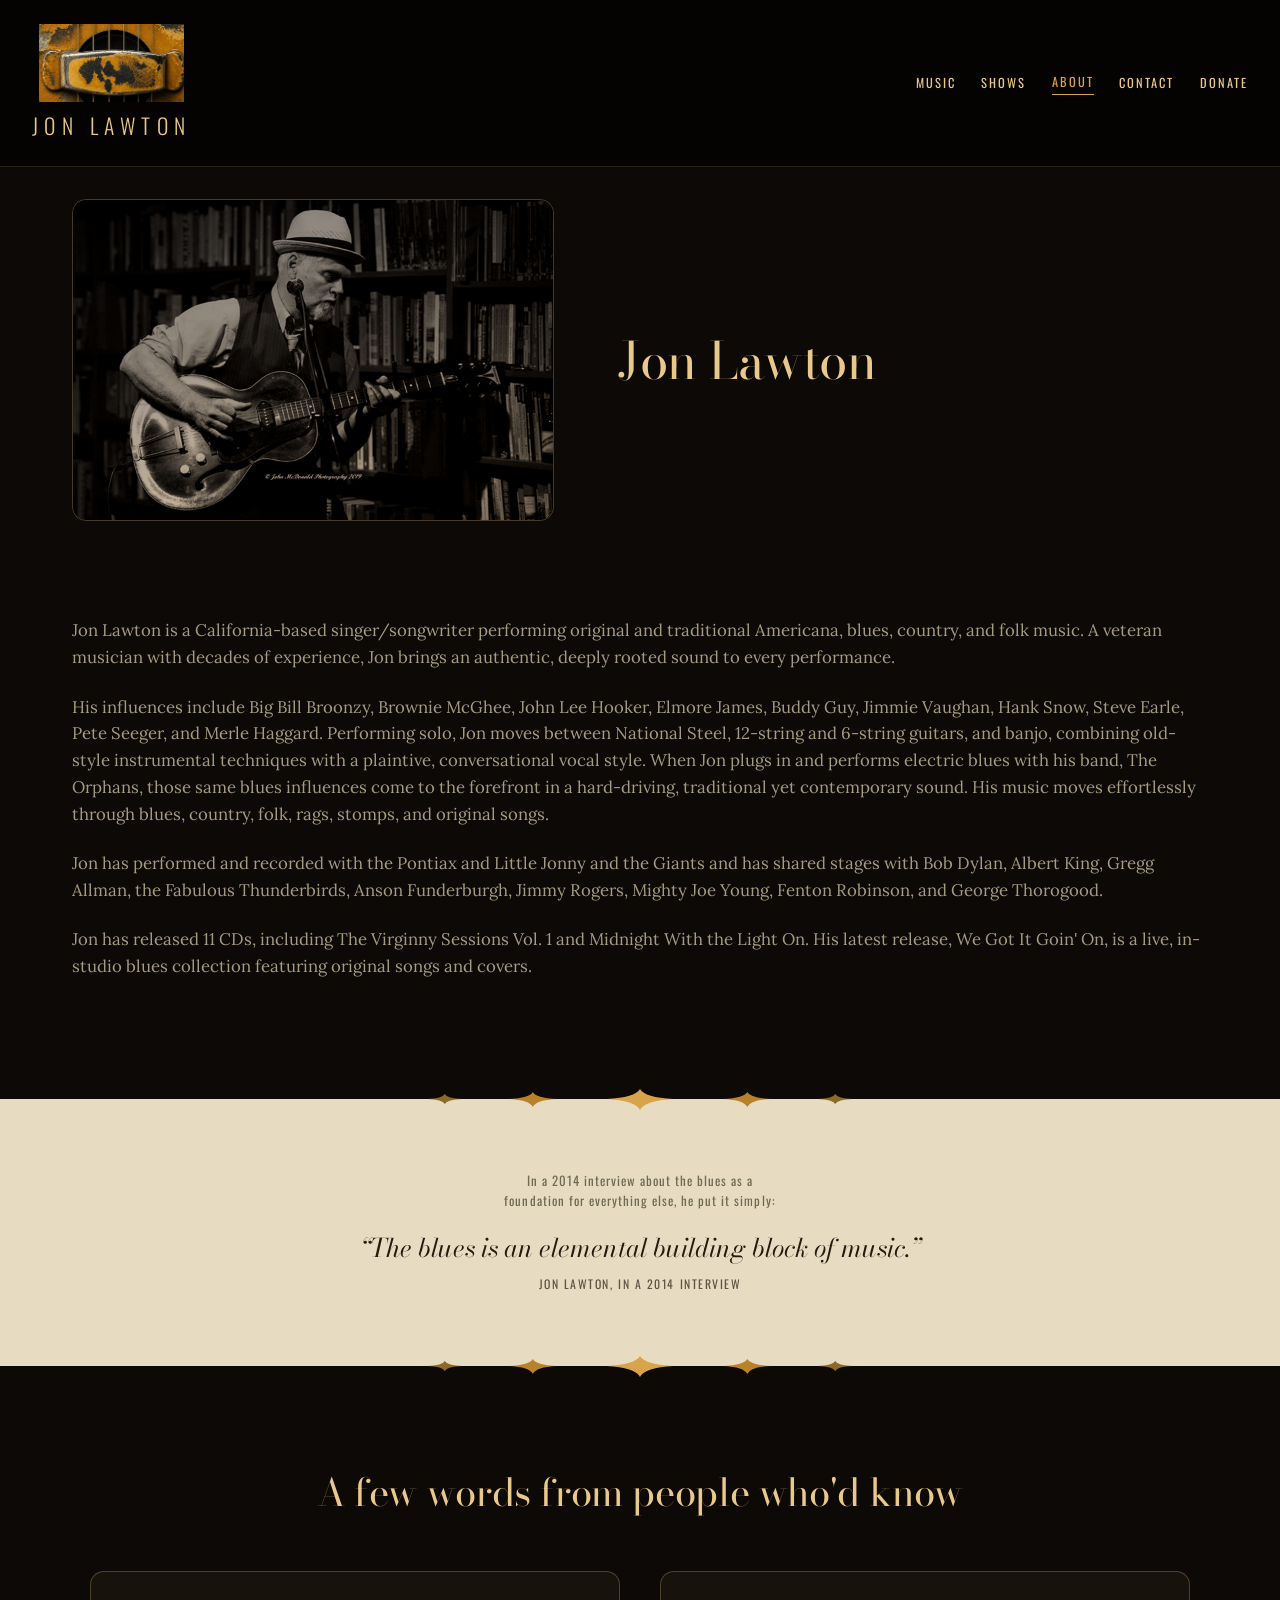
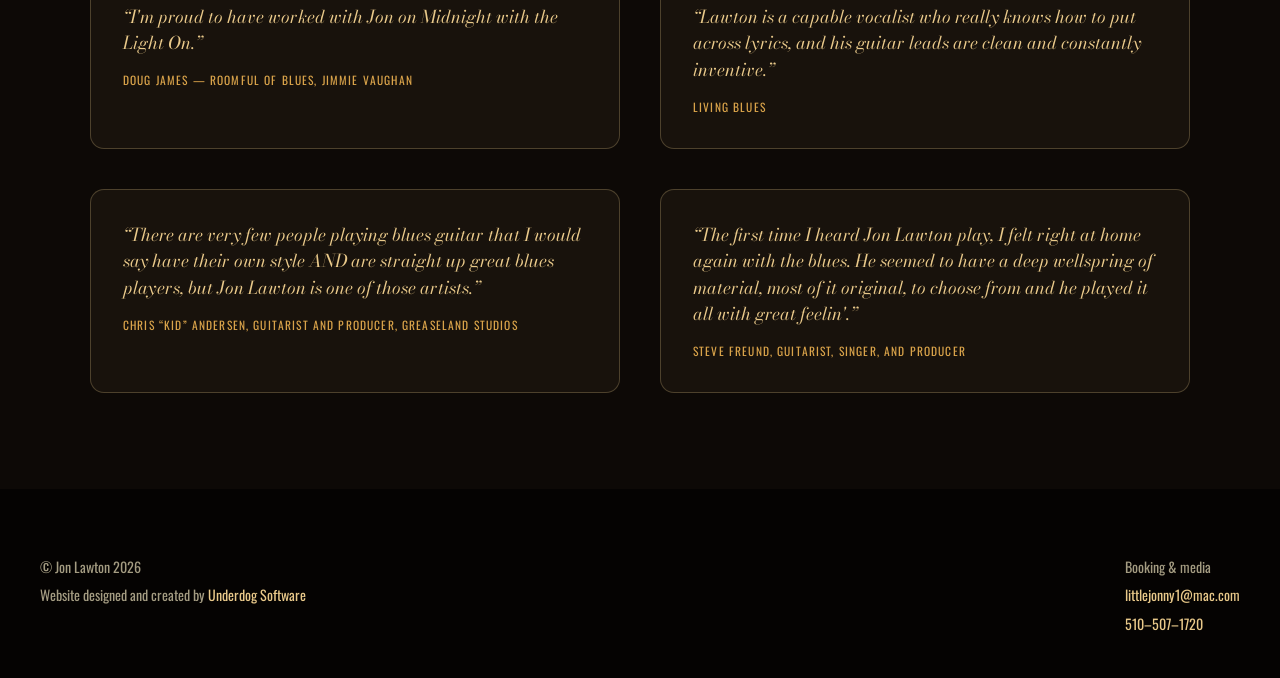
<file: about.html>
<!DOCTYPE html>
<html lang="en" data-font="editorial" data-palette="weathered" data-video="right" data-name-position="below" data-hero-accent="color bold" data-seam-shape="elongated" data-seam-color="gold">
<head>
<meta charset="UTF-8">
<script>
  document.documentElement.classList.add('js-fade');
  window.addEventListener('pagereveal', function (e) {
    if (e.viewTransition) document.documentElement.classList.add('is-ready');
  });
</script>
<meta name="viewport" content="width=device-width, initial-scale=1.0">
<title>About — Jon Lawton</title>
<meta name="description" content="California singer/songwriter rooted in blues, country, and folk, with The Orphans and a catalog of 11 records.">
<link rel="canonical" href="https://jonlawton.net/about">
<meta property="og:title" content="About — Jon Lawton">
<meta property="og:description" content="California singer/songwriter rooted in blues, country, and folk, with The Orphans and a catalog of 11 records.">
<meta property="og:url" content="https://jonlawton.net/about">
<meta property="og:type" content="website">
<meta property="og:image" content="https://jonlawton.net/images/jon_lawton_on_stage.jpg">
<meta name="twitter:card" content="summary_large_image">
<meta name="twitter:title" content="About — Jon Lawton">
<meta name="twitter:description" content="California singer/songwriter rooted in blues, country, and folk, with The Orphans and a catalog of 11 records.">
<meta name="twitter:image" content="https://jonlawton.net/images/jon_lawton_on_stage.jpg">
<link rel="icon" type="image/png" href="favicon.png">
<link rel="apple-touch-icon" href="apple-touch-icon.png">
<link rel="preconnect" href="https://fonts.googleapis.com">
<link rel="preconnect" href="https://fonts.gstatic.com" crossorigin>
<link href="https://fonts.googleapis.com/css2?family=Bodoni+Moda:ital,wght@0,400;0,500;1,400&family=Oswald:wght@400;500;600&family=Lora:ital,wght@0,400;0,500;1,400&display=swap" rel="stylesheet">
<style>
  :root {
    --radius-card: 14px;
    --radius-btn: 999px;
  }
  html[data-font="editorial"] { --font-display:'Bodoni Moda',serif; --font-utility:'Oswald',sans-serif; --font-body:'Lora',Georgia,serif; }
  html[data-palette="weathered"] {
    --bg:#0d0906; --bg-deep:#050302; --footer-bg:#050302;
    --accent:#b8822a; --accent-bright:#d9a34a; --accent-pale:#e9c98a;
    --text-heading:#e9c98a; --text-body:#a49c82;
    --surface-a:#e7dcc2; --surface-a-ink:#241a0d; --surface-a-ink-muted:#4a3a20;
    --surface-b:#e7dcc2; --surface-b-ink:#241a0d; --surface-b-ink-muted:#4a3a20;
    --muted:#6e6a54;
  }

  * { box-sizing: border-box; }
  html { scroll-behavior: smooth; }
  body {
    margin: 0;
    background: var(--bg);
    color: var(--text-body);
    font-family: var(--font-body);
    line-height: 1.6;
    -webkit-font-smoothing: antialiased;
  }
  a { color: inherit; }
  :focus-visible { outline: 2px solid var(--accent-bright); outline-offset: 3px; }

  .eyebrow {
    font-family: var(--font-utility);
    font-weight: 500;
    font-size: 0.78rem;
    letter-spacing: 0.28em;
    text-transform: uppercase;
    color: var(--accent-bright);
    margin: 0 0 1rem;
  }
  .display { font-family: var(--font-display); font-weight: 400; letter-spacing: -0.01em; }

  .controls-bar {
    position: sticky;
    top: 0;
    z-index: 20;
    background: var(--footer-bg);
    display: flex;
    flex-wrap: wrap;
    align-items: center;
    justify-content: space-between;
    gap: 1.2rem;
    padding: 1.5rem 2rem;
    border-bottom: 1px solid rgba(233,201,138,0.15);
  }
  .brand {
    position: relative;
    display: flex;
    align-items: center;
    gap: 0.9rem;
    text-decoration: none;
  }
  html[data-name-position="below"] .brand {
    flex-direction: column;
    align-items: center;
    gap: 0.35rem;
  }
  .brand-mark {
    height: 78px;
    width: 145px;
    object-fit: cover;
    object-position: center;
    display: block;
    flex-shrink: 0;
  }
  .wordmark {
    font-family: var(--font-utility);
    font-weight: 300;
    letter-spacing: 0.3em;
    text-transform: uppercase;
    font-size: 0.95rem;
    color: var(--text-heading);
  }
  .brand .wordmark {
    font-size: 1.35rem;
    white-space: nowrap;
  }
  .site-nav {
    display: flex;
    flex-wrap: wrap;
    align-items: center;
    justify-content: flex-end;
    gap: 1.6rem;
  }
  .site-nav a {
    font-family: var(--font-utility);
    font-weight: 400;
    font-size: 0.78rem;
    letter-spacing: 0.16em;
    text-transform: uppercase;
    text-decoration: none;
    color: var(--text-heading);
  }
  .site-nav a:hover { color: var(--accent-bright); }
  .site-nav a[aria-current="page"] {
    color: var(--accent-bright);
    border-bottom: 1px solid var(--accent-bright);
    padding-bottom: 2px;
  }

  .link-quiet {
    font-family: var(--font-utility);
    font-weight: 400;
    font-size: 0.88rem;
    letter-spacing: 0.06em;
    text-decoration: none;
    color: var(--text-heading);
    border-bottom: 1px solid rgba(236, 220, 178, 0.4);
    padding-bottom: 2px;
    transition: border-color 0.2s ease;
  }
  .link-quiet:hover { border-color: var(--accent-bright); }

  .pull-quote {
    font-family: var(--font-display);
    font-style: italic;
    font-size: 1.1rem;
    line-height: 1.55;
    margin: 1.3rem 0 1.5rem;
    max-width: 50ch;
  }
  .pull-quote cite {
    display: block; font-style: normal; font-family: var(--font-utility);
    font-size: 0.74rem; letter-spacing: 0.13em; text-transform: uppercase;
    opacity: 0.7; margin-top: 0.5rem;
  }

  .split { display: grid; grid-template-columns: 0.9fr 1.1fr; gap: 4rem; align-items: center; }
  .media img { width: 100%; display: block; border-radius: var(--radius-card); }
  .media.portrait { position: relative; border-radius: var(--radius-card); overflow: hidden; border: 1px solid rgba(233,201,138,0.25); }
  .media.portrait img { filter: grayscale(1) contrast(1.05); mix-blend-mode: luminosity; }
  .media.portrait::after {
    content: ""; position: absolute; inset: 0;
    background: linear-gradient(160deg, color-mix(in srgb, var(--bg) 55%, transparent), color-mix(in srgb, var(--accent) 40%, transparent));
    mix-blend-mode: multiply;
  }

  .page-header { max-width: 1200px; margin: 0 auto; padding: 2rem 2rem 6rem; }
  .page-header h1 { font-size: clamp(2.2rem, 4vw, 3.4rem); line-height: 1.15; color: var(--text-heading); margin: 0; }
  .page-header p.lede { font-size: 1.1rem; max-width: 46ch; color: var(--text-body); margin: 0; }

  .bio-narrative { max-width: 1200px; margin: 0 auto; padding: 0 2rem 6rem; scroll-margin-top: 11rem; }
  .bio-narrative .cols { max-width: none; }
  .bio-narrative p { font-size: 1.05rem; color: var(--text-body); margin: 0 0 1.4rem; }

  .quote-strip {
    background: var(--surface-a);
    color: var(--surface-a-ink);
    padding: 4.5rem 2rem;
    text-align: center;
    position: relative;
  }
  .quote-strip .setup {
    font-family: var(--font-utility);
    font-size: 0.8rem;
    letter-spacing: 0.08em;
    color: var(--muted);
    margin: 0 auto 1rem;
    max-width: 40ch;
  }
  .quote-strip .pull-quote { margin: 0 auto; max-width: 660px; font-size: clamp(1.2rem, 2.2vw, 1.6rem); }

  html {
    --seam-bright: #d9a34a;
    --seam-mid: #b8822a;
    --seam-dark: #8a6a26;
  }
  .section-seam {
    position: relative;
    height: 0;
    z-index: 4;
    pointer-events: none;
  }
  .section-seam svg {
    position: absolute;
    left: 0;
    right: 0;
    width: 100%;
    overflow: visible;
  }

  .press-section { max-width: 1200px; margin: 0 auto; padding: 6rem 2rem; }
  .press-section h2 { font-size: clamp(1.8rem, 3vw, 2.5rem); margin: 0 0 3rem; color: var(--text-heading); text-align: center; }
  .press-grid { display: grid; grid-template-columns: 1fr 1fr; gap: 2.5rem; max-width: 1100px; margin: 0 auto; }
  .press-card {
    border: 1px solid rgba(233,201,138,0.25);
    border-radius: var(--radius-card);
    padding: 2rem;
    background: rgba(233,201,138,0.05);
  }
  .press-card p {
    font-family: var(--font-display);
    font-style: italic;
    font-size: 1.1rem;
    line-height: 1.5;
    margin: 0 0 0.9rem;
    color: var(--text-heading);
  }
  .press-card cite {
    display: block;
    font-style: normal;
    font-family: var(--font-utility);
    font-size: 0.72rem;
    letter-spacing: 0.1em;
    text-transform: uppercase;
    color: var(--accent-bright);
  }
  .closing { text-align: center; padding: 0 2rem 6rem; }

  footer { background: var(--footer-bg); padding: 4rem 2rem 2.5rem; }
  .footer-inner { max-width: 1200px; margin: 0 auto; display: flex; justify-content: space-between; align-items: flex-start; flex-wrap: wrap; gap: 2.5rem; }
  .footer-brand, .footer-contact { font-family: var(--font-utility); font-size: 0.88rem; color: var(--text-body); line-height: 2; }
  .footer-brand a, .footer-contact a { text-decoration: none; color: var(--text-heading); }
  .footer-brand a:hover, .footer-contact a:hover { color: var(--accent-bright); }

  @media (max-width: 900px) {
    .split { grid-template-columns: 1fr; }
    .press-grid { grid-template-columns: 1fr; }
    .controls-bar { padding: 1.1rem 1.2rem; }
    .brand-mark { height: 58px; width: 108px; }
    .site-nav { gap: 1rem 1.2rem; }
    .page-header, .bio-narrative, .press-section { padding-left: 1.4rem; padding-right: 1.4rem; }
    .bio-narrative { scroll-margin-top: 9rem; }
  }
  html { background: var(--bg); }
  @view-transition { navigation: auto; }
  @media (prefers-reduced-motion: no-preference) {
    html.js-fade body { opacity: 0; }
    html.js-fade.is-ready body { opacity: 1; transition: opacity 0.55s ease; }
    html.js-fade img { opacity: 0; transition: opacity 0.55s ease; }
    html.js-fade img.is-loaded { opacity: 1; }
    ::view-transition-old(root),
    ::view-transition-new(root) { animation-duration: 0.45s; }
  }
  @media (prefers-reduced-motion: reduce) {
    html { scroll-behavior: auto; }
    * { transition: none !important; }
    ::view-transition-group(*),
    ::view-transition-old(*),
    ::view-transition-new(*) { animation: none !important; }
  }
</style>
<link rel="stylesheet" href="donate.css">
</head>
<body>

  <header class="controls-bar">
    <a class="brand" href="index.html">
      <img class="brand-mark" src="[data-uri]" alt="Jon Lawton logo mark, a National Steel guitar coverplate">
      <span class="wordmark brand-name">Jon Lawton</span>
    </a>
    <nav class="site-nav" aria-label="Primary">
      <a href="music.html">Music</a>
      <a href="shows.html">Shows</a>
      <a href="about.html" aria-current="page">About</a>
      <a href="contact.html">Contact</a>
      <a href="#donate" data-donate-open>Donate</a>
    </nav>
  </header>

  <section class="page-header">
    <div class="split">
      <div class="media portrait">
        <img src="images/jon_lawton_about.jpg" alt="Jon Lawton playing guitar" loading="lazy">
      </div>
      <div>
        <h1 class="display">Jon Lawton</h1>
      </div>
    </div>
  </section>

  <section class="bio-narrative" id="full-story">
    <div class="cols">
      <p>Jon Lawton is a California-based singer/songwriter performing original and traditional Americana, blues, country, and folk music. A veteran musician with decades of experience, Jon brings an authentic, deeply rooted sound to every performance.</p>

      <p>His influences include Big Bill Broonzy, Brownie McGhee, John Lee Hooker, Elmore James, Buddy Guy, Jimmie Vaughan, Hank Snow, Steve Earle, Pete Seeger, and Merle Haggard. Performing solo, Jon moves between National Steel, 12-string and 6-string guitars, and banjo, combining old-style instrumental techniques with a plaintive, conversational vocal style. When Jon plugs in and performs electric blues with his band, The Orphans, those same blues influences come to the forefront in a hard-driving, traditional yet contemporary sound. His music moves effortlessly through blues, country, folk, rags, stomps, and original songs.</p>

      <p>Jon has performed and recorded with the Pontiax and Little Jonny and the Giants and has shared stages with Bob Dylan, Albert King, Gregg Allman, the Fabulous Thunderbirds, Anson Funderburgh, Jimmy Rogers, Mighty Joe Young, Fenton Robinson, and George Thorogood.</p>

      <p>Jon has released 11 CDs, including The Virginny Sessions Vol. 1 and Midnight With the Light On. His latest release, We Got It Goin' On, is a live, in-studio blues collection featuring original songs and covers.</p>
    </div>
  </section>

  <div class="section-seam" aria-hidden="true"></div>
  <section class="quote-strip">
    <p class="setup">In a 2014 interview about the blues as a foundation for everything else, he put it simply:</p>
    <p class="pull-quote">&ldquo;The blues is an elemental building block of music.&rdquo;<cite>Jon Lawton, in a 2014 interview</cite></p>
  </section>
  <div class="section-seam" aria-hidden="true"></div>

  <section class="press-section">
    <h2 class="display">A few words from people who'd know</h2>
    <div class="press-grid">
      <div class="press-card">
        <p>&ldquo;I'm proud to have worked with Jon on Midnight with the Light On.&rdquo;</p>
        <cite>Doug James &mdash; Roomful of Blues, Jimmie Vaughan</cite>
      </div>
      <div class="press-card">
        <p>&ldquo;Lawton is a capable vocalist who really knows how to put across lyrics, and his guitar leads are clean and constantly inventive.&rdquo;</p>
        <cite>Living Blues</cite>
      </div>
      <div class="press-card">
        <p>&ldquo;There are very few people playing blues guitar that I would say have their own style AND are straight up great blues players, but Jon Lawton is one of those artists.&rdquo;</p>
        <cite>Chris &ldquo;Kid&rdquo; Andersen, guitarist and producer, Greaseland Studios</cite>
      </div>
      <div class="press-card">
        <p>&ldquo;The first time I heard Jon Lawton play, I felt right at home again with the blues. He seemed to have a deep wellspring of material, most of it original, to choose from and he played it all with great feelin'.&rdquo;</p>
        <cite>Steve Freund, guitarist, singer, and producer</cite>
      </div>
    </div>
  </section>

  <footer id="contact">
    <div class="footer-inner">
      <div class="footer-brand">
        &copy; Jon Lawton 2026<br>
        Website designed and created by <a href="https://underdogsoftware.xyz" target="_blank" rel="noopener noreferrer">Underdog Software</a>
      </div>
      <div class="footer-contact">
        Booking &amp; media<br>
        <a href="mailto:littlejonny1@mac.com">littlejonny1@mac.com</a><br>
        <a href="tel:5105071720">510&ndash;507&ndash;1720</a>
      </div>
    </div>
  </footer>

  <script>
    (function () {
      var htmlEl = document.documentElement;
      function revealPage() { htmlEl.classList.add('is-ready'); }
      function markImgLoaded(img) { img.classList.add('is-loaded'); }
      document.querySelectorAll('img').forEach(function (img) {
        if (img.complete && img.naturalWidth) markImgLoaded(img);
        else {
          img.addEventListener('load', function () { markImgLoaded(img); });
          img.addEventListener('error', function () { markImgLoaded(img); });
        }
      });
      window.addEventListener('pagereveal', function (e) {
        if (e.viewTransition) revealPage();
      });
      if (document.readyState === 'loading') {
        document.addEventListener('DOMContentLoaded', function () { requestAnimationFrame(revealPage); });
      } else {
        requestAnimationFrame(revealPage);
      }

      var shapes = {
        elongated: '<svg viewBox="0 0 800 64" preserveAspectRatio="none" style="top:-32px;height:64px;"><defs><linearGradient id="__ID__" x1="0" y1="0" x2="1" y2="0"><stop offset="0%" stop-color="var(--seam-mid)" stop-opacity="0"/><stop offset="18%" stop-color="var(--seam-mid)" stop-opacity="1"/><stop offset="82%" stop-color="var(--seam-mid)" stop-opacity="1"/><stop offset="100%" stop-color="var(--seam-mid)" stop-opacity="0"/></linearGradient></defs><line x1="0" y1="32" x2="800" y2="32" stroke="url(#__ID__)" stroke-width="1"/><path d="M400,22 Q403,30.5 421,32 Q403,33.5 400,43 Q397,33.5 379,32 Q397,30.5 400,22 Z" fill="var(--seam-bright)"/><path d="M333,25 Q335,31 348,32 Q335,33 333,40 Q331,33 318,32 Q331,31 333,25 Z" fill="var(--seam-mid)"/><path d="M467,25 Q469,31 482,32 Q469,33 467,40 Q465,33 452,32 Q465,31 467,25 Z" fill="var(--seam-mid)"/><path d="M278,27 Q279.5,31.5 289,32 Q279.5,32.5 278,37 Q276.5,32.5 267,32 Q276.5,31.5 278,27 Z" fill="var(--seam-dark)"/><path d="M522,27 Q523.5,31.5 533,32 Q523.5,32.5 522,37 Q520.5,32.5 511,32 Q520.5,31.5 522,27 Z" fill="var(--seam-dark)"/></svg>'
      };
      document.querySelectorAll('.section-seam').forEach(function (el, i) {
        el.innerHTML = shapes.elongated.replace(/__ID__/g, 'seamFade' + i);
      });
    })();
  </script>
  <script src="donate.js"></script>

</body>
</html>
</file>
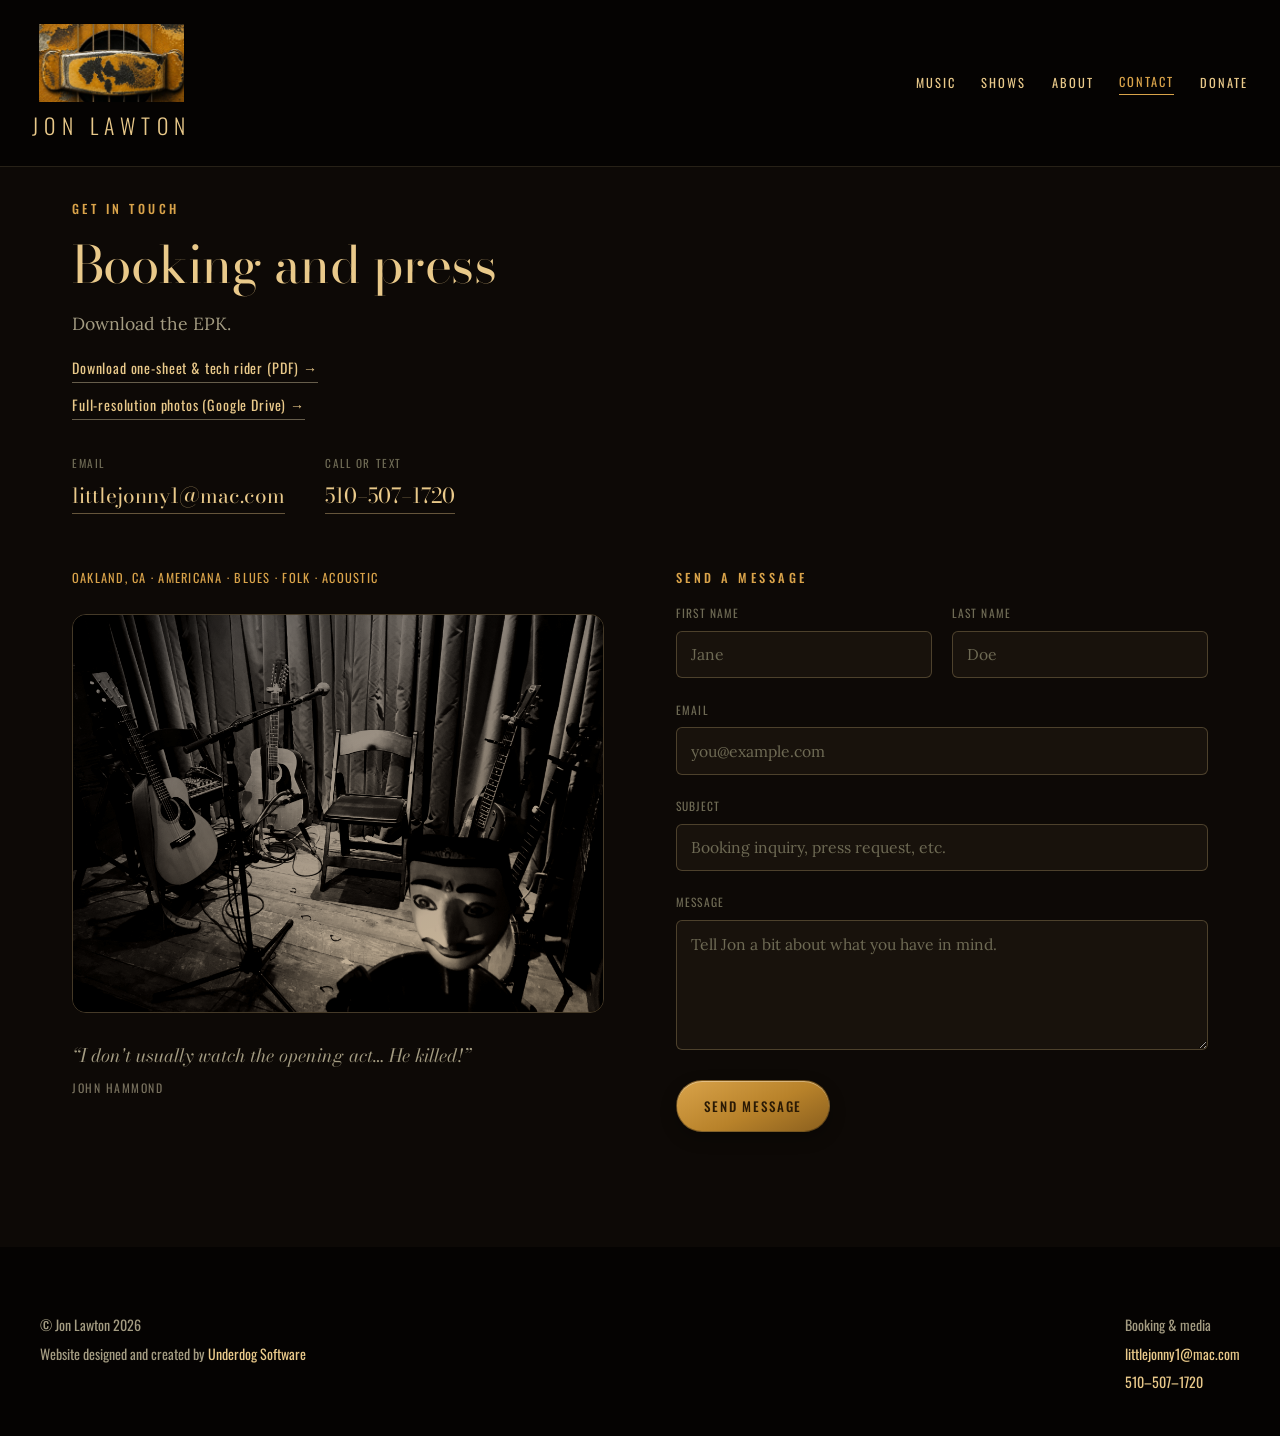
<file: contact.html>
<!DOCTYPE html>
<html lang="en" data-font="editorial" data-palette="weathered" data-video="right" data-name-position="below" data-hero-accent="color bold" data-seam-shape="elongated" data-seam-color="gold">
<head>
<meta charset="UTF-8">
<script>
  document.documentElement.classList.add('js-fade');
  window.addEventListener('pagereveal', function (e) {
    if (e.viewTransition) document.documentElement.classList.add('is-ready');
  });
</script>
<meta name="viewport" content="width=device-width, initial-scale=1.0">
<title>Booking &amp; Press — Jon Lawton</title>
<meta name="description" content="Book Jon Lawton, download the press kit, or reach him for media.">
<link rel="canonical" href="https://jonlawton.net/contact">
<meta property="og:title" content="Booking &amp; Press — Jon Lawton">
<meta property="og:description" content="Book Jon Lawton, download the press kit, or reach him for media.">
<meta property="og:url" content="https://jonlawton.net/contact">
<meta property="og:type" content="website">
<meta property="og:image" content="https://jonlawton.net/images/jon_lawton_on_stage.jpg">
<meta name="twitter:card" content="summary_large_image">
<meta name="twitter:title" content="Booking &amp; Press — Jon Lawton">
<meta name="twitter:description" content="Book Jon Lawton, download the press kit, or reach him for media.">
<meta name="twitter:image" content="https://jonlawton.net/images/jon_lawton_on_stage.jpg">
<link rel="icon" type="image/png" href="favicon.png">
<link rel="apple-touch-icon" href="apple-touch-icon.png">
<link rel="preconnect" href="https://fonts.googleapis.com">
<link rel="preconnect" href="https://fonts.gstatic.com" crossorigin>
<link href="https://fonts.googleapis.com/css2?family=Bodoni+Moda:ital,wght@0,400;0,500;1,400&family=Oswald:wght@400;500;600&family=Lora:ital,wght@0,400;0,500;1,400&display=swap" rel="stylesheet">
<style>
  :root {
    --radius-card: 14px;
    --radius-btn: 999px;
  }
  html[data-font="editorial"] { --font-display:'Bodoni Moda',serif; --font-utility:'Oswald',sans-serif; --font-body:'Lora',Georgia,serif; }
  html[data-palette="weathered"] {
    --bg:#0d0906; --bg-deep:#050302; --footer-bg:#050302;
    --accent:#b8822a; --accent-bright:#d9a34a; --accent-pale:#e9c98a;
    --text-heading:#e9c98a; --text-body:#a49c82;
    --surface-a:#e7dcc2; --surface-a-ink:#241a0d; --surface-a-ink-muted:#4a3a20;
    --surface-b:#e7dcc2; --surface-b-ink:#241a0d; --surface-b-ink-muted:#4a3a20;
    --muted:#6e6a54;
  }

  * { box-sizing: border-box; }
  html { scroll-behavior: smooth; }
  body {
    margin: 0;
    background: var(--bg);
    color: var(--text-body);
    font-family: var(--font-body);
    line-height: 1.6;
    -webkit-font-smoothing: antialiased;
  }
  a { color: inherit; }
  :focus-visible { outline: 2px solid var(--accent-bright); outline-offset: 3px; }

  .eyebrow {
    font-family: var(--font-utility);
    font-weight: 500;
    font-size: 0.78rem;
    letter-spacing: 0.28em;
    text-transform: uppercase;
    color: var(--accent-bright);
    margin: 0 0 1rem;
  }
  .display { font-family: var(--font-display); font-weight: 400; letter-spacing: -0.01em; }

  .controls-bar {
    position: sticky;
    top: 0;
    z-index: 20;
    background: var(--footer-bg);
    display: flex;
    flex-wrap: wrap;
    align-items: center;
    justify-content: space-between;
    gap: 1.2rem;
    padding: 1.5rem 2rem;
    border-bottom: 1px solid rgba(233,201,138,0.15);
  }
  .brand {
    position: relative;
    display: flex;
    align-items: center;
    gap: 0.9rem;
    text-decoration: none;
  }
  html[data-name-position="below"] .brand {
    flex-direction: column;
    align-items: center;
    gap: 0.35rem;
  }
  .brand-mark {
    height: 78px;
    width: 145px;
    object-fit: cover;
    object-position: center;
    display: block;
    flex-shrink: 0;
  }
  .wordmark {
    font-family: var(--font-utility);
    font-weight: 300;
    letter-spacing: 0.3em;
    text-transform: uppercase;
    font-size: 0.95rem;
    color: var(--text-heading);
  }
  .brand .wordmark {
    font-size: 1.35rem;
    white-space: nowrap;
  }
  .site-nav {
    display: flex;
    flex-wrap: wrap;
    align-items: center;
    justify-content: flex-end;
    gap: 1.6rem;
  }
  .site-nav a {
    font-family: var(--font-utility);
    font-weight: 400;
    font-size: 0.78rem;
    letter-spacing: 0.16em;
    text-transform: uppercase;
    text-decoration: none;
    color: var(--text-heading);
  }
  .site-nav a:hover { color: var(--accent-bright); }
  .site-nav a[aria-current="page"] {
    color: var(--accent-bright);
    border-bottom: 1px solid var(--accent-bright);
    padding-bottom: 2px;
  }

  .link-quiet {
    font-family: var(--font-utility);
    font-weight: 400;
    font-size: 0.88rem;
    letter-spacing: 0.06em;
    text-decoration: none;
    color: var(--text-heading);
    border-bottom: 1px solid rgba(236, 220, 178, 0.4);
    padding-bottom: 2px;
    transition: border-color 0.2s ease;
  }
  .link-quiet:hover { border-color: var(--accent-bright); }

  .pull-quote {
    font-family: var(--font-display);
    font-style: italic;
    font-size: 1.15rem;
    line-height: 1.5;
    margin: 1.5rem 0;
    max-width: 46ch;
  }
  .pull-quote cite {
    display: block; font-style: normal; font-family: var(--font-utility);
    font-size: 0.74rem; letter-spacing: 0.13em; text-transform: uppercase;
    opacity: 0.7; margin-top: 0.6rem;
  }

  .btn-plate {
    position: relative;
    display: inline-flex;
    align-items: center;
    gap: 0.6rem;
    font-family: var(--font-utility);
    font-weight: 500;
    font-size: 0.82rem;
    letter-spacing: 0.14em;
    text-transform: uppercase;
    text-decoration: none;
    color: #2a1a05;
    background: linear-gradient(155deg, var(--accent-bright) 0%, var(--accent) 55%, #8a5f1e 100%);
    padding: 0.95rem 1.7rem;
    border-radius: var(--radius-btn);
    border: 1px solid rgba(15,13,10,0.4);
    box-shadow: inset 0 1px 0 rgba(255,255,255,0.35), 0 6px 16px rgba(0,0,0,0.28);
    cursor: pointer;
    appearance: none;
  }
  .btn-plate:hover { filter: brightness(1.06); }

  .contact-header { max-width: 1200px; margin: 0 auto; padding: 2rem 2rem 3.5rem; }
  .contact-header h1 { font-size: clamp(2.2rem, 4vw, 3.4rem); line-height: 1.15; color: var(--text-heading); margin: 0 0 1rem; max-width: 20ch; }
  .contact-header p.lede { font-size: 1.1rem; max-width: 56ch; color: var(--text-body); margin: 0 0 1.2rem; }
  .press-links {
    display: flex;
    flex-direction: column;
    align-items: flex-start;
    gap: 0.7rem;
  }
  .contact-header .press-links { margin-bottom: 2.2rem; }
  .booking-line { display: flex; flex-wrap: wrap; gap: 2.5rem; align-items: flex-start; }
  .booking-line .label {
    display: block; font-family: var(--font-utility); font-size: 0.7rem; letter-spacing: 0.14em;
    text-transform: uppercase; color: var(--muted); margin-bottom: 0.4rem;
  }
  .booking-line a {
    font-family: var(--font-display); font-size: 1.3rem; color: var(--accent-pale);
    text-decoration: none; border-bottom: 1px solid rgba(233,201,138,0.4); padding-bottom: 2px;
  }
  .booking-line a:hover { border-color: var(--accent-bright); }

  .contact-split {
    max-width: 1200px; margin: 0 auto; padding: 0 2rem 6rem;
    display: grid; grid-template-columns: 1fr 1fr; gap: 4.5rem; align-items: start;
  }
  .epk-tags {
    font-family: var(--font-utility); font-size: 0.78rem; letter-spacing: 0.1em;
    text-transform: uppercase; color: var(--accent-bright); margin: 0 0 1.6rem;
  }
  .epk-photo {
    border-radius: var(--radius-card); overflow: hidden; border: 1px solid rgba(233,201,138,0.25);
    margin-bottom: 1.8rem; position: relative;
  }
  .epk-photo img { width: 100%; display: block; filter: grayscale(1) contrast(1.05); mix-blend-mode: luminosity; }
  .epk-photo::after {
    content: ""; position: absolute; inset: 0;
    background: linear-gradient(160deg, color-mix(in srgb, var(--bg) 55%, transparent), color-mix(in srgb, var(--accent) 40%, transparent));
    mix-blend-mode: multiply;
  }

  .form-group { margin-bottom: 1.4rem; }
  .form-group label {
    display: block; font-family: var(--font-utility); font-size: 0.72rem; letter-spacing: 0.1em;
    text-transform: uppercase; color: var(--muted); margin-bottom: 0.5rem;
  }
  .form-row { display: grid; grid-template-columns: 1fr 1fr; gap: 1.2rem; }
  .form-group input, .form-group textarea {
    width: 100%; font-family: var(--font-body); font-size: 0.98rem; color: var(--text-heading);
    background: rgba(233,201,138,0.05); border: 1px solid rgba(233,201,138,0.25); border-radius: 6px;
    padding: 0.8rem 0.9rem;
  }
  .form-group input::placeholder, .form-group textarea::placeholder { color: var(--muted); }
  .form-group textarea { min-height: 130px; resize: vertical; }
  .form-note { font-family: var(--font-utility); font-size: 0.72rem; color: var(--muted); margin-top: 1.2rem; max-width: 40ch; }
  .form-note.is-success { color: var(--accent-bright); }
  .form-honey {
    position: absolute;
    width: 1px;
    height: 1px;
    overflow: hidden;
    clip: rect(0 0 0 0);
  }
  .btn-plate:disabled { cursor: wait; filter: saturate(0.65); }

  footer { background: var(--footer-bg); padding: 4rem 2rem 2.5rem; }
  .footer-inner { max-width: 1200px; margin: 0 auto; display: flex; justify-content: space-between; align-items: flex-start; flex-wrap: wrap; gap: 2.5rem; }
  .footer-brand, .footer-contact { font-family: var(--font-utility); font-size: 0.88rem; color: var(--text-body); line-height: 2; }
  .footer-brand a, .footer-contact a { text-decoration: none; color: var(--text-heading); }
  .footer-brand a:hover, .footer-contact a:hover { color: var(--accent-bright); }

  @media (max-width: 900px) {
    .contact-split { grid-template-columns: 1fr; }
    .form-row { grid-template-columns: 1fr; }
    .controls-bar { padding: 1.1rem 1.2rem; }
    .brand-mark { height: 58px; width: 108px; }
    .site-nav { gap: 1rem 1.2rem; }
    .contact-header, .contact-split { padding-left: 1.4rem; padding-right: 1.4rem; }
  }
  html { background: var(--bg); }
  @view-transition { navigation: auto; }
  @media (prefers-reduced-motion: no-preference) {
    html.js-fade body { opacity: 0; }
    html.js-fade.is-ready body { opacity: 1; transition: opacity 0.55s ease; }
    html.js-fade img { opacity: 0; transition: opacity 0.55s ease; }
    html.js-fade img.is-loaded { opacity: 1; }
    ::view-transition-old(root),
    ::view-transition-new(root) { animation-duration: 0.45s; }
  }
  @media (prefers-reduced-motion: reduce) {
    html { scroll-behavior: auto; }
    * { transition: none !important; }
    ::view-transition-group(*),
    ::view-transition-old(*),
    ::view-transition-new(*) { animation: none !important; }
  }
</style>
<link rel="stylesheet" href="donate.css">
</head>
<body>

  <header class="controls-bar">
    <a class="brand" href="index.html">
      <img class="brand-mark" src="[data-uri]" alt="Jon Lawton logo mark, a National Steel guitar coverplate">
      <span class="wordmark brand-name">Jon Lawton</span>
    </a>
    <nav class="site-nav" aria-label="Primary">
      <a href="music.html">Music</a>
      <a href="shows.html">Shows</a>
      <a href="about.html">About</a>
      <a href="contact.html" aria-current="page">Contact</a>
      <a href="#donate" data-donate-open>Donate</a>
    </nav>
  </header>

  <section class="contact-header">
    <p class="eyebrow">Get in touch</p>
    <h1 class="display">Booking and press</h1>
    <p class="lede">Download the EPK.</p>
    <div class="press-links">
      <a class="link-quiet" href="jon-lawton-press-kit.pdf" target="_blank" rel="noopener noreferrer">Download one-sheet &amp; tech rider (PDF) &rarr;</a>
      <a class="link-quiet" href="https://drive.google.com/drive/u/0/folders/19_7PCbHUwHrdP_5gtWvEWznciqWalYdv" target="_blank" rel="noopener noreferrer">Full-resolution photos (Google Drive) &rarr;</a>
    </div>
    <div class="booking-line">
      <div>
        <span class="label">Email</span>
        <a href="mailto:littlejonny1@mac.com">littlejonny1@mac.com</a>
      </div>
      <div>
        <span class="label">Call or text</span>
        <a href="tel:5105071720">510&ndash;507&ndash;1720</a>
      </div>
    </div>
  </section>

  <section class="contact-split">
    <div>
      <p class="epk-tags">Oakland, CA &middot; Americana &middot; Blues &middot; Folk &middot; Acoustic</p>
      <div class="epk-photo">
      <img src="images/jon_lawton_contact_image.jpeg" alt="Guitars, mics, and an empty chair onstage" />
      </div>
      <p class="pull-quote">&ldquo;I don't usually watch the opening act&hellip; He killed!&rdquo;<cite>John Hammond</cite></p>
    </div>

    <div>
      <p class="eyebrow">Send a message</p>
      <form id="contact-form" action="/api/contact" method="POST">
        <div class="form-row">
          <div class="form-group">
            <label for="fname">First name</label>
            <input type="text" id="fname" name="firstName" placeholder="Jane" autocomplete="given-name" required>
          </div>
          <div class="form-group">
            <label for="lname">Last name</label>
            <input type="text" id="lname" name="lastName" placeholder="Doe" autocomplete="family-name" required>
          </div>
        </div>
        <div class="form-group">
          <label for="email">Email</label>
          <input type="email" id="email" name="email" placeholder="you@example.com" autocomplete="email" required>
        </div>
        <div class="form-group">
          <label for="subject">Subject</label>
          <input type="text" id="subject" name="subject" placeholder="Booking inquiry, press request, etc.">
        </div>
        <div class="form-group">
          <label for="message">Message</label>
          <textarea id="message" name="message" placeholder="Tell Jon a bit about what you have in mind." required></textarea>
        </div>
        <input class="form-honey" type="text" name="website" tabindex="-1" autocomplete="off" aria-hidden="true">
        <button type="submit" class="btn-plate">Send message</button>
        <p class="form-note" id="form-status" role="status" aria-live="polite"></p>
      </form>
    </div>
  </section>

  <footer>
    <div class="footer-inner">
      <div class="footer-brand">
        &copy; Jon Lawton 2026<br>
        Website designed and created by <a href="https://underdogsoftware.xyz" target="_blank" rel="noopener noreferrer">Underdog Software</a>
      </div>
      <div class="footer-contact">
        Booking &amp; media<br>
        <a href="mailto:littlejonny1@mac.com">littlejonny1@mac.com</a><br>
        <a href="tel:5105071720">510&ndash;507&ndash;1720</a>
      </div>
    </div>
  </footer>

  <script>
    (function () {
      var htmlEl = document.documentElement;
      function revealPage() { htmlEl.classList.add('is-ready'); }
      function markImgLoaded(img) { img.classList.add('is-loaded'); }
      document.querySelectorAll('img').forEach(function (img) {
        if (img.complete && img.naturalWidth) markImgLoaded(img);
        else {
          img.addEventListener('load', function () { markImgLoaded(img); });
          img.addEventListener('error', function () { markImgLoaded(img); });
        }
      });
      window.addEventListener('pagereveal', function (e) {
        if (e.viewTransition) revealPage();
      });
      if (document.readyState === 'loading') {
        document.addEventListener('DOMContentLoaded', function () { requestAnimationFrame(revealPage); });
      } else {
        requestAnimationFrame(revealPage);
      }
    })();
    document.getElementById('contact-form').addEventListener('submit', function (e) {
      e.preventDefault();
      var form = e.target;
      var btn = form.querySelector('[type="submit"]');
      var status = document.getElementById('form-status');
      var honey = form.querySelector('[name="website"]');
      var payload = {
        firstName: form.firstName.value,
        lastName: form.lastName.value,
        email: form.email.value,
        subject: form.subject.value,
        message: form.message.value,
        website: honey ? honey.value : ''
      };
      status.className = 'form-note';
      status.textContent = '';
      btn.disabled = true;
      btn.textContent = 'Sending…';
      fetch(form.action, {
        method: 'POST',
        headers: {
          'Accept': 'application/json',
          'Content-Type': 'application/json'
        },
        body: JSON.stringify(payload)
      }).then(function (res) {
        return res.text().then(function (text) {
          var json = null;
          try { json = JSON.parse(text); } catch (err) { json = null; }
          return { ok: res.ok, json: json, text: text };
        });
      }).then(function (result) {
        var json = result.json || {};
        if (result.ok && json.success === true) {
          status.className = 'form-note is-success';
          status.textContent = 'Got it. Jon will be in touch.';
          form.reset();
          return;
        }
        console.error('Contact form did not send', result);
        status.className = 'form-note';
        status.textContent = json.message
          || 'Something didn’t send. Email littlejonny1@mac.com directly and it’ll get there.';
      }).catch(function (err) {
        console.error('Contact form failed', err);
        status.className = 'form-note';
        status.textContent = 'Something didn’t send. Email littlejonny1@mac.com directly and it’ll get there.';
      }).then(function () {
        btn.disabled = false;
        btn.textContent = 'Send message';
      });
    });
  </script>
  <script src="donate.js"></script>

</body>
</html>
</file>
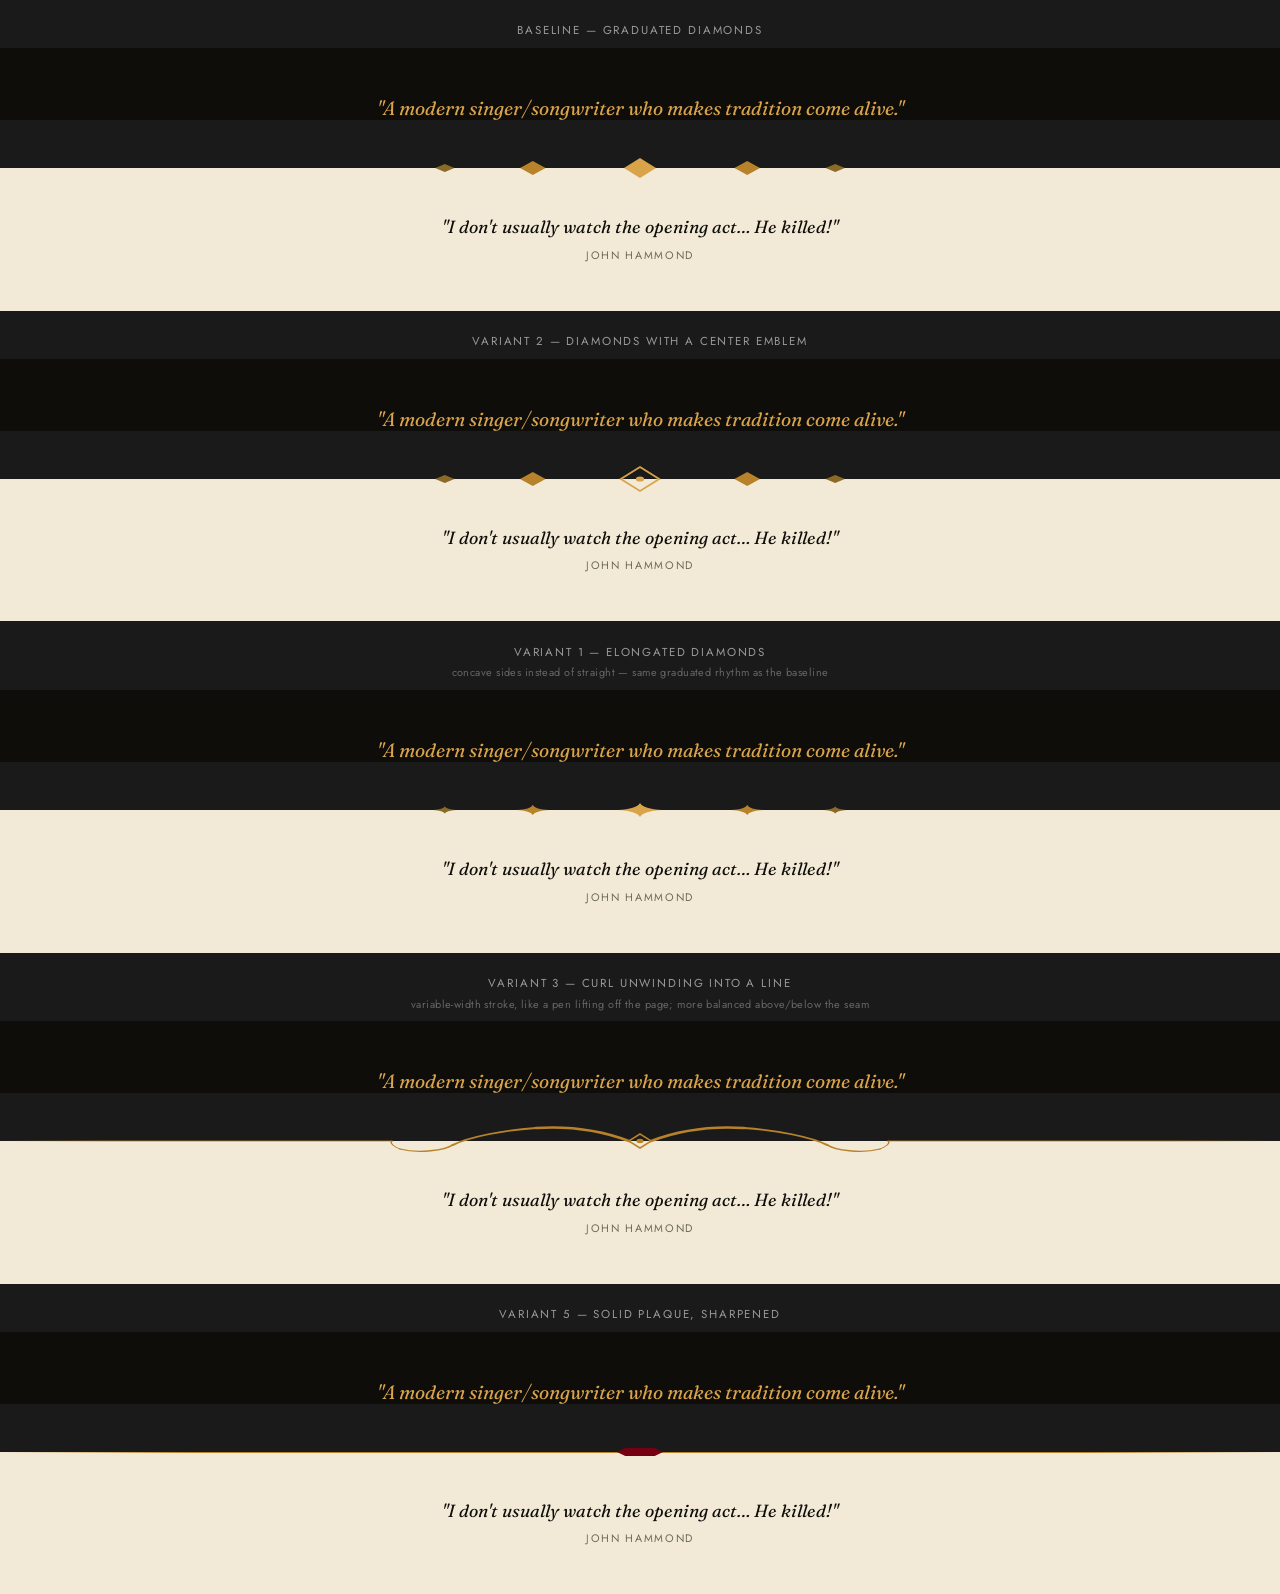
<file: jon-lawton-seam-dividers-v4.html>
<!DOCTYPE html>
<html lang="en">
<head>
<meta charset="UTF-8">
<meta name="viewport" content="width=device-width, initial-scale=1.0">
<meta name="robots" content="noindex">
<title>Jon Lawton — seam dividers, round 3</title>
<link href="https://fonts.googleapis.com/css2?family=Fraunces:ital,wght@0,400;1,400&family=Jost:wght@400;500&display=swap" rel="stylesheet">
<style>
  :root {
    --ink: #0f0d0a;
    --cream: #f2ead6;
    --accent: #b8822a;
    --accent-bright: #d9a34a;
    --burgundy: #740012;
  }
  * { box-sizing: border-box; }
  body { margin: 0; font-family: 'Jost', sans-serif; background: #1a1a1a; }
  .label {
    text-align: center; color: #999; font-size: 0.72rem; letter-spacing: 0.16em;
    text-transform: uppercase; padding: 1.4rem 1rem 0.6rem; background: #1a1a1a;
  }
  .label span { display:block; color:#666; font-size:0.68rem; letter-spacing:0.04em; text-transform:none; margin-top:0.3rem; }
  .black { background: var(--ink); padding: 3rem 2rem 0; text-align: center; }
  .black p { font-family: 'Fraunces', serif; font-style: italic; color: var(--accent-bright); font-size: 1.2rem; margin: 0 0 3rem; }
  .cream { background: var(--cream); padding: 3rem 2rem; text-align: center; }
  .cream p { font-family: 'Fraunces', serif; font-style: italic; color: var(--ink); font-size: 1.1rem; margin: 0; }
  .cream cite { display:block; font-family:'Jost',sans-serif; font-style:normal; font-size:0.68rem; letter-spacing:0.15em; text-transform:uppercase; color:#6e6a54; margin-top:0.6rem; }

  .seam { position: relative; height: 0; }
  .seam svg { position: absolute; left: 0; right: 0; width: 100%; overflow: visible; }
</style>
</head>
<body>

  <!-- ============================================================
       BASELINE — kept as-is
       ============================================================ -->
  <div class="label">Baseline — graduated diamonds</div>
  <div class="black"><p>"A modern singer/songwriter who makes tradition come alive."</p></div>
  <div class="seam" aria-hidden="true">
    <svg viewBox="0 0 800 28" preserveAspectRatio="none" style="top:-14px; height:28px;">
      <defs><linearGradient id="fadeBase" x1="0" y1="0" x2="1" y2="0">
        <stop offset="0%" stop-color="#b8822a" stop-opacity="0"/><stop offset="18%" stop-color="#b8822a" stop-opacity="1"/>
        <stop offset="82%" stop-color="#b8822a" stop-opacity="1"/><stop offset="100%" stop-color="#b8822a" stop-opacity="0"/>
      </linearGradient></defs>
      <line x1="0" y1="14" x2="800" y2="14" stroke="url(#fadeBase)" stroke-width="1"/>
      <polygon points="400,4 410,14 400,24 390,14" fill="#d9a34a"/>
      <polygon points="333,7 341,14 333,21 325,14" fill="#b8822a"/>
      <polygon points="467,7 475,14 467,21 459,14" fill="#b8822a"/>
      <polygon points="278,10 284,14 278,18 272,14" fill="#8a6a26"/>
      <polygon points="522,10 528,14 522,18 516,14" fill="#8a6a26"/>
    </svg>
  </div>
  <div class="cream"><p>"I don't usually watch the opening act&hellip; He killed!"<cite>John Hammond</cite></p></div>

  <!-- ============================================================
       VARIANT 2 — kept as-is
       ============================================================ -->
  <div class="label">Variant 2 — diamonds with a center emblem</div>
  <div class="black"><p>"A modern singer/songwriter who makes tradition come alive."</p></div>
  <div class="seam" aria-hidden="true">
    <svg viewBox="0 0 800 48" preserveAspectRatio="none" style="top:-24px; height:48px;">
      <defs><linearGradient id="fadeEmblem" x1="0" y1="0" x2="1" y2="0">
        <stop offset="0%" stop-color="#b8822a" stop-opacity="0"/><stop offset="18%" stop-color="#b8822a" stop-opacity="1"/>
        <stop offset="82%" stop-color="#b8822a" stop-opacity="1"/><stop offset="100%" stop-color="#b8822a" stop-opacity="0"/>
      </linearGradient></defs>
      <line x1="0" y1="24" x2="800" y2="24" stroke="url(#fadeEmblem)" stroke-width="1"/>
      <polygon points="400,12 412,24 400,36 388,24" fill="none" stroke="#d9a34a" stroke-width="1.5"/>
      <circle cx="400" cy="24" r="2.6" fill="#d9a34a"/>
      <polygon points="333,17 341,24 333,31 325,24" fill="#b8822a"/>
      <polygon points="467,17 475,24 467,31 459,24" fill="#b8822a"/>
      <polygon points="278,20 284,24 278,28 272,24" fill="#8a6a26"/>
      <polygon points="522,20 528,24 522,28 516,24" fill="#8a6a26"/>
    </svg>
  </div>
  <div class="cream"><p>"I don't usually watch the opening act&hellip; He killed!"<cite>John Hammond</cite></p></div>

  <!-- ============================================================
       VARIANT 1 (revised) — elongated, concave-sided diamonds
       Replaces the circles. Same graduated rhythm as the baseline,
       but each mark is a stretched, pinched-waist shape instead of
       a plain rhombus.
       ============================================================ -->
  <div class="label">Variant 1 — elongated diamonds<span>concave sides instead of straight — same graduated rhythm as the baseline</span></div>
  <div class="black"><p>"A modern singer/songwriter who makes tradition come alive."</p></div>
  <div class="seam" aria-hidden="true">
    <svg viewBox="0 0 800 48" preserveAspectRatio="none" style="top:-24px; height:48px;">
      <defs><linearGradient id="fadeElong" x1="0" y1="0" x2="1" y2="0">
        <stop offset="0%" stop-color="#b8822a" stop-opacity="0"/><stop offset="18%" stop-color="#b8822a" stop-opacity="1"/>
        <stop offset="82%" stop-color="#b8822a" stop-opacity="1"/><stop offset="100%" stop-color="#b8822a" stop-opacity="0"/>
      </linearGradient></defs>
      <line x1="0" y1="24" x2="800" y2="24" stroke="url(#fadeElong)" stroke-width="1"/>
      <!-- center, w14 h7 -->
      <path d="M400,17 Q402.1,22.95 414,24 Q402.1,25.05 400,31 Q397.9,25.05 386,24 Q397.9,22.95 400,17 Z" fill="#d9a34a"/>
      <!-- mid pair, w10 h5 -->
      <path d="M333,19 Q334.5,23.25 343,24 Q334.5,24.75 333,29 Q331.5,24.75 323,24 Q331.5,23.25 333,19 Z" fill="#b8822a"/>
      <path d="M467,19 Q468.5,23.25 477,24 Q468.5,24.75 467,29 Q465.5,24.75 457,24 Q465.5,23.25 467,19 Z" fill="#b8822a"/>
      <!-- outer pair, w7 h3.5 -->
      <path d="M278,20.5 Q279.05,23.475 285,24 Q279.05,24.525 278,27.5 Q276.95,24.525 271,24 Q276.95,23.475 278,20.5 Z" fill="#8a6a26"/>
      <path d="M522,20.5 Q523.05,23.475 529,24 Q523.05,24.525 522,27.5 Q520.95,24.525 515,24 Q520.95,23.475 522,20.5 Z" fill="#8a6a26"/>
    </svg>
  </div>
  <div class="cream"><p>"I don't usually watch the opening act&hellip; He killed!"<cite>John Hammond</cite></p></div>

  <!-- ============================================================
       VARIANT 3 (revised) — the curl now unwinds into a straight
       line, all as one continuous stroke. No separate hairline
       handoff needed anymore.
       ============================================================ -->
  <div class="label">Variant 3 — curl unwinding into a line<span>variable-width stroke, like a pen lifting off the page; more balanced above/below the seam</span></div>
  <div class="black"><p>"A modern singer/songwriter who makes tradition come alive."</p></div>
  <div class="seam" aria-hidden="true">
    <svg viewBox="0 0 800 48" preserveAspectRatio="none" style="top:-24px; height:48px;">
      <defs><linearGradient id="fadeCurlLine" x1="0" y1="0" x2="800" y2="0" gradientUnits="userSpaceOnUse">
        <stop offset="0%" stop-color="#b8822a" stop-opacity="0"/><stop offset="8%" stop-color="#b8822a" stop-opacity="1"/>
        <stop offset="92%" stop-color="#b8822a" stop-opacity="1"/><stop offset="100%" stop-color="#b8822a" stop-opacity="0"/>
      </linearGradient></defs>
      <polygon points="400,17 407,24 400,31 393,24" fill="none" stroke="#b8822a" stroke-width="1.3"/>
      <circle cx="400" cy="24" r="2.2" fill="#b8822a"/>

      <!-- LEFT: 5 segments, sharing endpoints, tapering from 2.4 down to 0.6 -->
      <path d="M393,24 C 375,13 355,9 335,11"   fill="none" stroke="url(#fadeCurlLine)" stroke-width="2.4" stroke-linecap="round"/>
      <path d="M335,11 C 315,13 293,20 283,28"  fill="none" stroke="url(#fadeCurlLine)" stroke-width="1.8" stroke-linecap="round"/>
      <path d="M283,28 C 278,33 262,37 250,32"  fill="none" stroke="url(#fadeCurlLine)" stroke-width="1.3" stroke-linecap="round"/>
      <path d="M250,32 C 244,28 244,25 245,24"  fill="none" stroke="url(#fadeCurlLine)" stroke-width="0.9" stroke-linecap="round"/>
      <path d="M245,24 L 0,24"                  fill="none" stroke="url(#fadeCurlLine)" stroke-width="0.6" stroke-linecap="round"/>

      <!-- RIGHT: mirror -->
      <path d="M407,24 C 425,13 445,9 465,11"   fill="none" stroke="url(#fadeCurlLine)" stroke-width="2.4" stroke-linecap="round"/>
      <path d="M465,11 C 485,13 507,20 517,28"  fill="none" stroke="url(#fadeCurlLine)" stroke-width="1.8" stroke-linecap="round"/>
      <path d="M517,28 C 522,33 538,37 550,32"  fill="none" stroke="url(#fadeCurlLine)" stroke-width="1.3" stroke-linecap="round"/>
      <path d="M550,32 C 556,28 556,25 555,24"  fill="none" stroke="url(#fadeCurlLine)" stroke-width="0.9" stroke-linecap="round"/>
      <path d="M555,24 L 800,24"                fill="none" stroke="url(#fadeCurlLine)" stroke-width="0.6" stroke-linecap="round"/>
    </svg>
  </div>
  <div class="cream"><p>"I don't usually watch the opening act&hellip; He killed!"<cite>John Hammond</cite></p></div>

  <!-- ============================================================
       VARIANT 5 (revised) — plaque made longer, points sharpened
       ============================================================ -->
  <div class="label">Variant 5 — solid plaque, sharpened</div>
  <div class="black"><p>"A modern singer/songwriter who makes tradition come alive."</p></div>
  <div class="seam seam-plaque" aria-hidden="true" style="height:0;">
    <span style="position:absolute; left:0; right:0; top:0; height:1px; background:linear-gradient(90deg, transparent, var(--accent) 15%, var(--accent) 85%, transparent);"></span>
    <span style="position:absolute; left:50%; top:-4px; transform:translateX(-50%); width:46px; height:8px; background:var(--burgundy); clip-path:polygon(18% 0, 82% 0, 100% 50%, 82% 100%, 18% 100%, 0 50%);"></span>
  </div>
  <div class="cream"><p>"I don't usually watch the opening act&hellip; He killed!"<cite>John Hammond</cite></p></div>

</body>
</html>
</file>
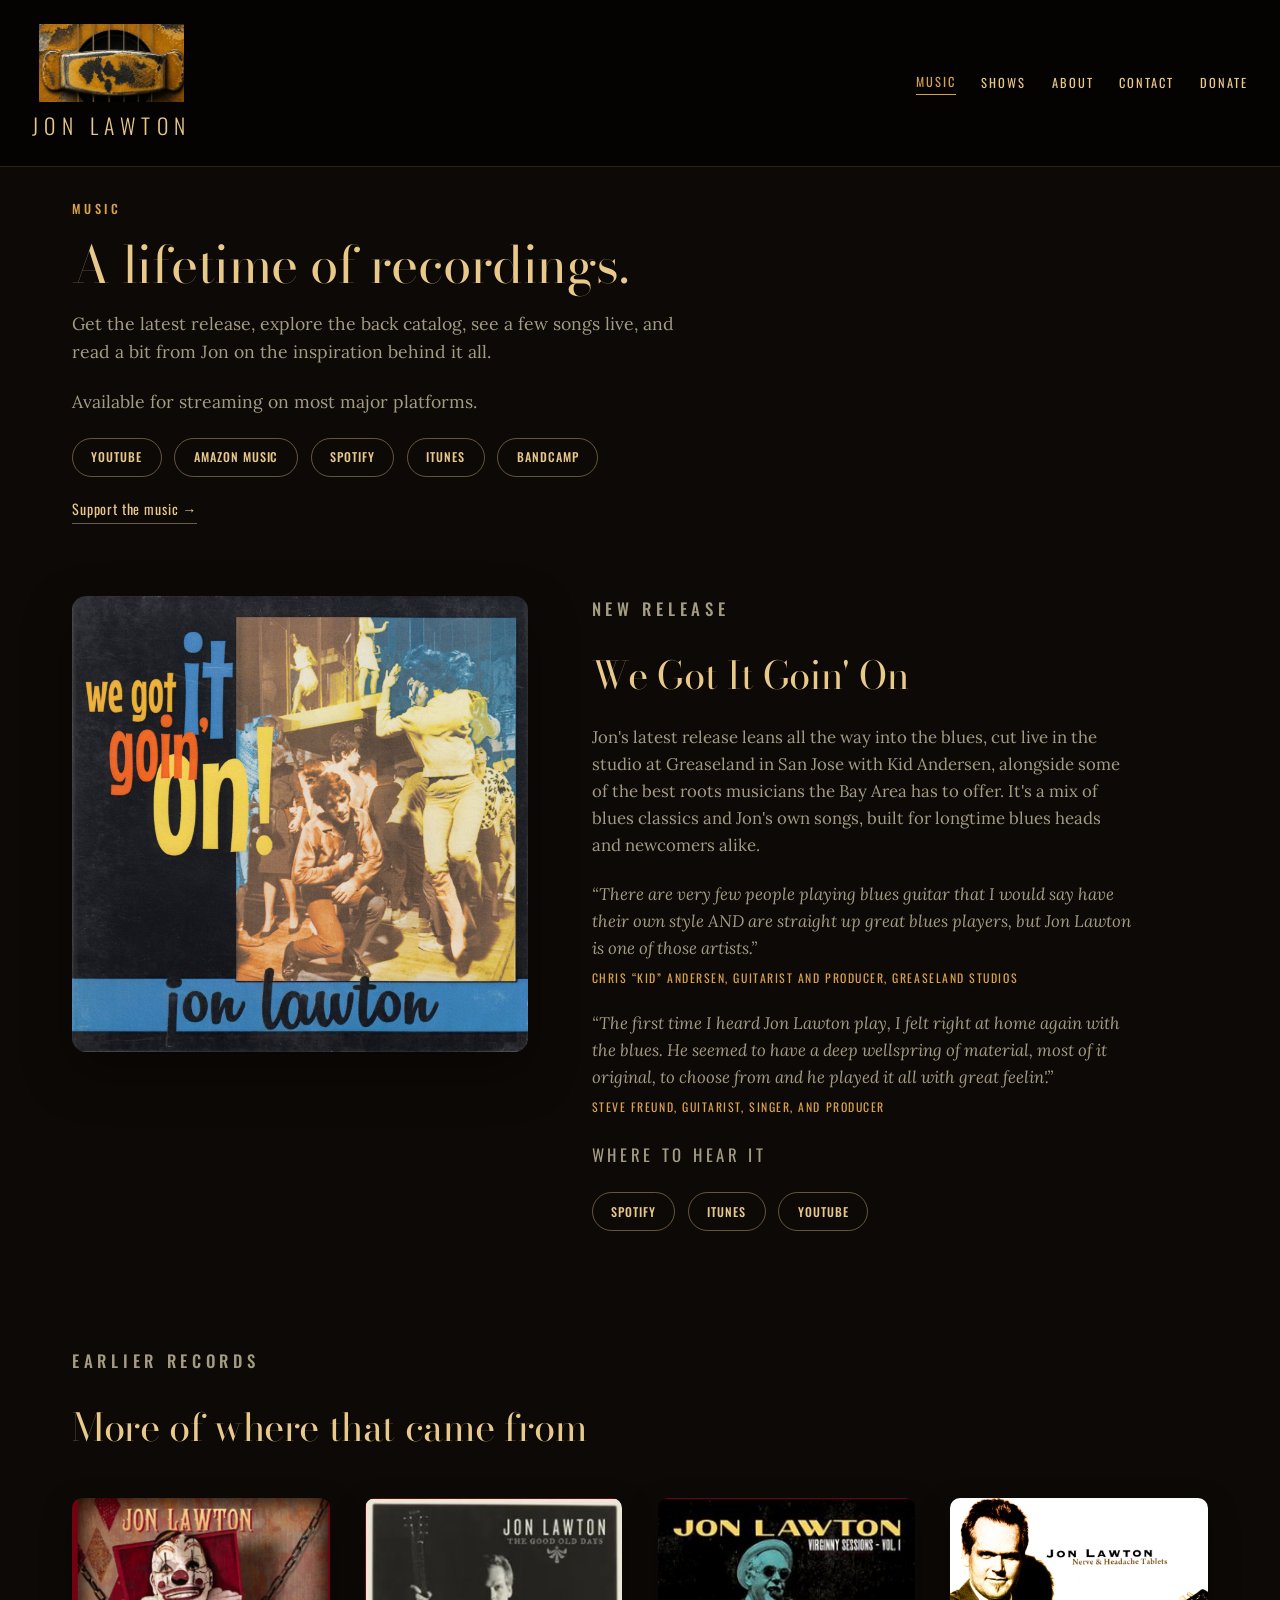
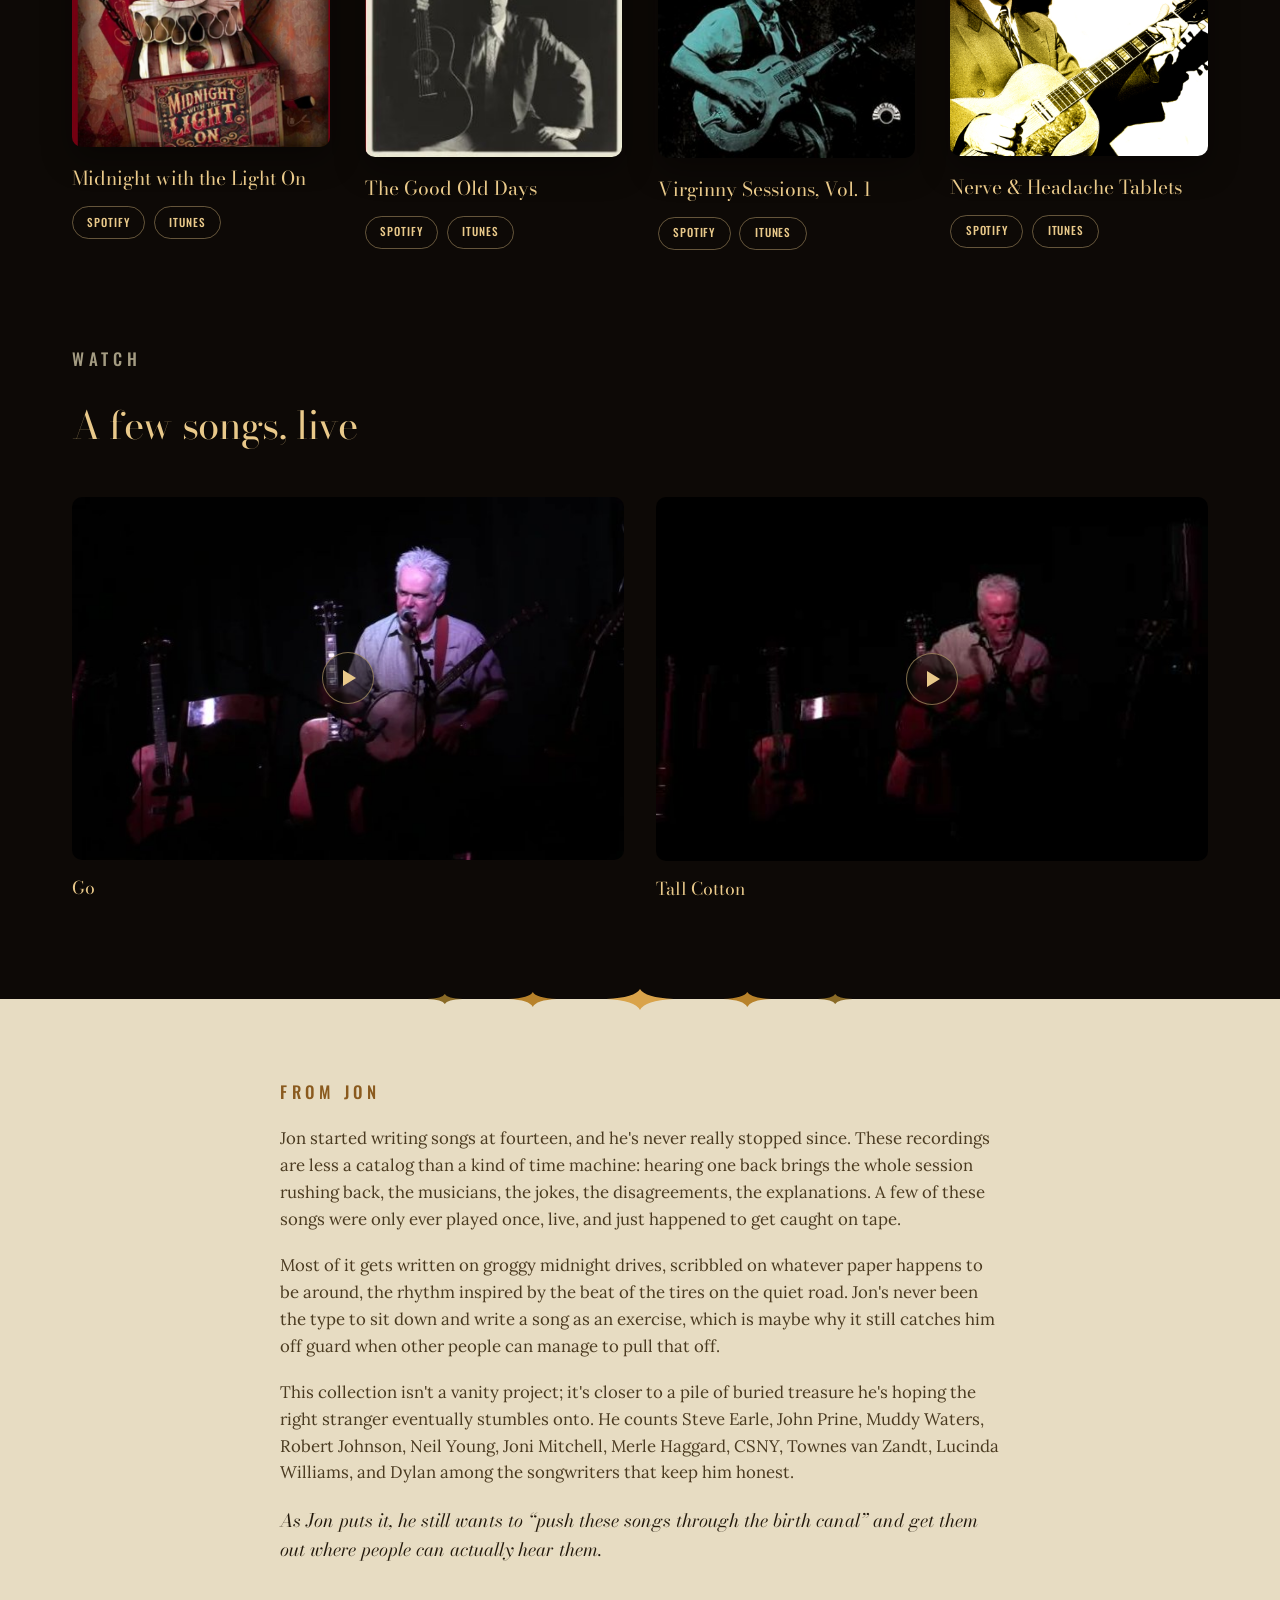
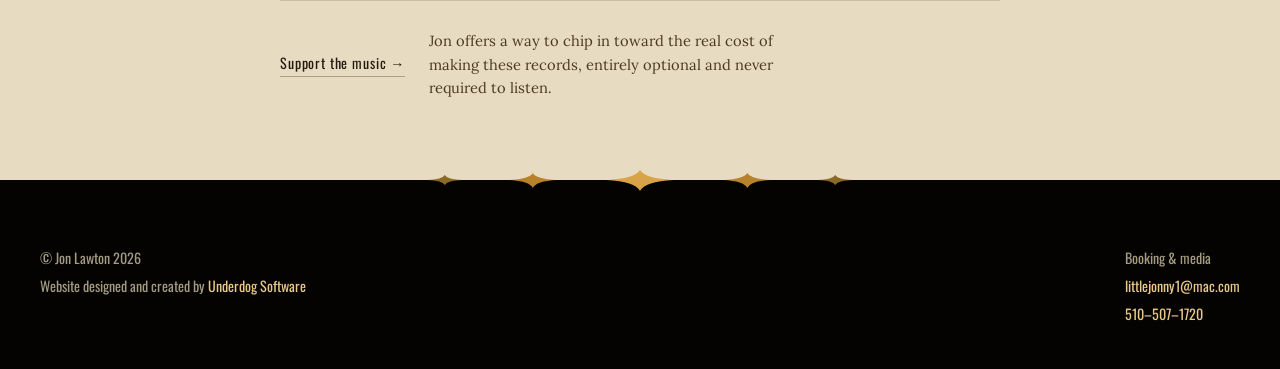
<file: music.html>
<!DOCTYPE html>
<html lang="en" data-font="editorial" data-palette="weathered" data-video="right" data-name-position="below" data-hero-accent="color bold" data-seam-shape="elongated" data-seam-color="gold">
<head>
<meta charset="UTF-8">
<script>
  document.documentElement.classList.add('js-fade');
  window.addEventListener('pagereveal', function (e) {
    if (e.viewTransition) document.documentElement.classList.add('is-ready');
  });
</script>
<meta name="viewport" content="width=device-width, initial-scale=1.0">
<title>Music — Jon Lawton</title>
<meta name="description" content="Albums, live songs, and liner notes, including We Got It Goin' On, Midnight with the Light On, and The Good Old Days.">
<link rel="canonical" href="https://jonlawton.net/music">
<meta property="og:title" content="Music — Jon Lawton">
<meta property="og:description" content="Albums, live songs, and liner notes, including We Got It Goin' On, Midnight with the Light On, and The Good Old Days.">
<meta property="og:url" content="https://jonlawton.net/music">
<meta property="og:type" content="website">
<meta property="og:image" content="https://jonlawton.net/images/jon_lawton_on_stage.jpg">
<meta name="twitter:card" content="summary_large_image">
<meta name="twitter:title" content="Music — Jon Lawton">
<meta name="twitter:description" content="Albums, live songs, and liner notes, including We Got It Goin' On, Midnight with the Light On, and The Good Old Days.">
<meta name="twitter:image" content="https://jonlawton.net/images/jon_lawton_on_stage.jpg">
<script type="application/ld+json">
{
  "@context": "https://schema.org",
  "@graph": [
    {
      "@type": "MusicAlbum",
      "name": "We Got It Goin' On",
      "byArtist": { "@type": "Person", "name": "Jon Lawton" },
      "url": "https://open.spotify.com/album/0xYN1V4GpuIoIq3p6Gyxfp"
    },
    {
      "@type": "MusicAlbum",
      "name": "Midnight with the Light On",
      "byArtist": { "@type": "Person", "name": "Jon Lawton" },
      "url": "https://open.spotify.com/album/07OhXthRLvwJDXZaAIWpFs"
    },
    {
      "@type": "MusicAlbum",
      "name": "The Good Old Days",
      "byArtist": { "@type": "Person", "name": "Jon Lawton" },
      "url": "https://open.spotify.com/album/5eBeCqst60CKoBeLdFem2U"
    },
    {
      "@type": "MusicAlbum",
      "name": "Virginny Sessions, Vol. 1",
      "byArtist": { "@type": "Person", "name": "Jon Lawton" },
      "url": "https://open.spotify.com/album/4bawuw3l2dTfUAzq5n1LI8"
    },
    {
      "@type": "MusicAlbum",
      "name": "Nerve & Headache Tablets",
      "byArtist": { "@type": "Person", "name": "Jon Lawton" },
      "url": "https://open.spotify.com/album/0VApqFwiotrdMvwUvSHQZt"
    }
  ]
}
</script>
<link rel="icon" type="image/png" href="favicon.png">
<link rel="apple-touch-icon" href="apple-touch-icon.png">
<link rel="preconnect" href="https://fonts.googleapis.com">
<link rel="preconnect" href="https://fonts.gstatic.com" crossorigin>
<link href="https://fonts.googleapis.com/css2?family=Bodoni+Moda:ital,wght@0,400;0,500;1,400&family=Oswald:wght@400;500;600&family=Lora:ital,wght@0,400;0,500;1,400&display=swap" rel="stylesheet">
<style>
  :root {
    --radius-card: 14px;
    --radius-btn: 999px;
  }
  html[data-font="editorial"] { --font-display:'Bodoni Moda',serif; --font-utility:'Oswald',sans-serif; --font-body:'Lora',Georgia,serif; }
  html[data-palette="weathered"] {
    --bg:#0d0906; --bg-deep:#050302; --footer-bg:#050302;
    --accent:#b8822a; --accent-bright:#d9a34a; --accent-pale:#e9c98a;
    --text-heading:#e9c98a; --text-body:#a49c82;
    --surface-a:#e7dcc2; --surface-a-ink:#241a0d; --surface-a-ink-muted:#4a3a20;
    --surface-b:#e7dcc2; --surface-b-ink:#241a0d; --surface-b-ink-muted:#4a3a20;
    --muted:#6e6a54;
  }

  * { box-sizing: border-box; }
  html { scroll-behavior: smooth; }
  body {
    margin: 0;
    background: var(--bg);
    color: var(--text-body);
    font-family: var(--font-body);
    line-height: 1.6;
    -webkit-font-smoothing: antialiased;
  }
  a { color: inherit; }
  :focus-visible { outline: 2px solid var(--accent-bright); outline-offset: 3px; }

  .eyebrow {
    font-family: var(--font-utility);
    font-weight: 500;
    font-size: 0.78rem;
    letter-spacing: 0.28em;
    text-transform: uppercase;
    color: var(--accent-bright);
    margin: 0 0 1rem;
  }
  .display { font-family: var(--font-display); font-weight: 400; letter-spacing: -0.01em; }

  .controls-bar {
    position: sticky;
    top: 0;
    z-index: 20;
    background: var(--footer-bg);
    display: flex;
    flex-wrap: wrap;
    align-items: center;
    justify-content: space-between;
    gap: 1.2rem;
    padding: 1.5rem 2rem;
    border-bottom: 1px solid rgba(233,201,138,0.15);
  }
  .brand {
    position: relative;
    display: flex;
    align-items: center;
    gap: 0.9rem;
    text-decoration: none;
  }
  html[data-name-position="below"] .brand {
    flex-direction: column;
    align-items: center;
    gap: 0.35rem;
  }
  .brand-mark {
    height: 78px;
    width: 145px;
    object-fit: cover;
    object-position: center;
    display: block;
    flex-shrink: 0;
  }
  .wordmark {
    font-family: var(--font-utility);
    font-weight: 300;
    letter-spacing: 0.3em;
    text-transform: uppercase;
    font-size: 0.95rem;
    color: var(--text-heading);
  }
  .brand .wordmark {
    font-size: 1.35rem;
    white-space: nowrap;
  }
  .site-nav {
    display: flex;
    flex-wrap: wrap;
    align-items: center;
    justify-content: flex-end;
    gap: 1.6rem;
  }
  .site-nav a {
    font-family: var(--font-utility);
    font-weight: 400;
    font-size: 0.78rem;
    letter-spacing: 0.16em;
    text-transform: uppercase;
    text-decoration: none;
    color: var(--text-heading);
  }
  .site-nav a:hover { color: var(--accent-bright); }
  .site-nav a[aria-current="page"] {
    color: var(--accent-bright);
    border-bottom: 1px solid var(--accent-bright);
    padding-bottom: 2px;
  }

  .link-quiet {
    display: inline-block;
    font-family: var(--font-utility);
    font-weight: 400;
    font-size: 0.88rem;
    letter-spacing: 0.06em;
    text-decoration: none;
    color: var(--text-heading);
    border-bottom: 1px solid rgba(236, 220, 178, 0.4);
    padding-bottom: 2px;
    transition: border-color 0.2s ease;
  }
  .link-quiet:hover { border-color: var(--accent-bright); }

  .btn-provider {
    font-family: var(--font-utility); font-weight: 500; font-size: 0.76rem; letter-spacing: 0.08em;
    text-transform: uppercase; text-decoration: none; color: var(--text-heading);
    border: 1px solid rgba(233,201,138,0.4); border-radius: 999px; padding: 0.55rem 1.15rem;
    transition: border-color .2s ease, color .2s ease;
  }
  .btn-provider:hover { border-color: var(--accent-bright); color: var(--accent-bright); }

  .page-header { max-width: 1200px; margin: 0 auto; padding: 2rem 2rem 4.5rem; }
  .page-header h1 { font-size: clamp(2.2rem, 4vw, 3.4rem); line-height: 1.15; color: var(--text-heading); margin: 0 0 1rem; max-width: 18ch; }
  .page-header p.lede { font-size: 1.1rem; max-width: 56ch; color: var(--text-body); margin: 0 0 1.35rem; }

  .section { max-width: 1200px; margin: 0 auto; padding: 0 2rem 6rem; }
  .split { display: grid; grid-template-columns: 0.85fr 1.15fr; gap: 4rem; align-items: start; }
  .media img { width: 100%; display: block; border-radius: var(--radius-card); box-shadow: 0 20px 50px rgba(0,0,0,0.4); }
  .section h2 { font-size: clamp(1.8rem, 3vw, 2.5rem); margin: 0 0 1.1rem; color: var(--text-heading); }
  .section p { color: var(--text-body); font-size: 1.05rem; max-width: 54ch; margin: 0 0 1.4rem; }
  .album-quote { margin: 0 0 1.4rem; }
  .album-quote p { font-style: italic; margin-bottom: 0.45rem; }
  .album-quote cite {
    display: block; font-style: normal; font-family: var(--font-utility);
    font-size: 0.74rem; letter-spacing: 0.13em; text-transform: uppercase;
    color: var(--accent-bright);
  }
  .stream-block { margin-top: 1.6rem; }
  .stream-label { font-family: var(--font-utility); font-size: 0.78rem; letter-spacing: 0.22em; text-transform: uppercase; color: var(--accent-bright); margin: 0 0 0.9rem; }
  .stream-buttons { display: flex; flex-wrap: wrap; gap: 0.8rem; margin-bottom: 1.3rem; }

  .catalog-grid { display: grid; grid-template-columns: repeat(4, 1fr); gap: 2.2rem; margin-top: 2.5rem; }
  .catalog-card { text-align: left; }
  .catalog-card .media img { border-radius: 10px; box-shadow: 0 12px 30px rgba(0,0,0,0.35); margin-bottom: 1rem; }
  .catalog-card h3 { font-family: var(--font-display); font-weight: 400; font-size: 1.2rem; color: var(--text-heading); margin: 0 0 0.75rem; }
  .catalog-card .stream-buttons { margin-bottom: 0; gap: 0.55rem; }
  .catalog-card .btn-provider { padding: 0.42rem 0.9rem; font-size: 0.7rem; }

  .video-grid { display: grid; grid-template-columns: repeat(2, 1fr); gap: 2rem; margin-top: 2.5rem; }
  .video-card { text-decoration: none; display: block; }
  .video-thumb { position: relative; border-radius: 10px; overflow: hidden; margin-bottom: 0.9rem; }
  .video-thumb img { width: 100%; display: block; }
  .video-play {
    position: absolute; top: 50%; left: 50%; transform: translate(-50%, -50%);
    width: 52px; height: 52px; border-radius: 50%; background: rgba(15,13,10,0.55);
    border: 1px solid rgba(233,201,138,0.5); display: flex; align-items: center; justify-content: center;
  }
  .video-play::after { content: ""; border-style: solid; border-width: 8px 0 8px 13px; border-color: transparent transparent transparent var(--accent-pale); margin-left: 3px; }
  .video-card h3 { font-family: var(--font-display); font-weight: 400; font-size: 1.1rem; color: var(--text-heading); margin: 0; }
  .video-note { font-family: var(--font-utility); font-size: 0.78rem; color: var(--muted); margin-top: 1.8rem; }

  html[data-seam-color="gold"] {
    --seam-bright: #d9a34a;
    --seam-mid: #b8822a;
    --seam-dark: #8a6a26;
  }
  .section-seam {
    position: relative;
    height: 0;
    z-index: 4;
    pointer-events: none;
  }
  .section-seam svg {
    position: absolute;
    left: 0;
    right: 0;
    width: 100%;
    overflow: visible;
  }

  .essay-section { background: var(--surface-a); color: var(--surface-a-ink); padding: 5rem 2rem; }
  .essay-inner { max-width: 720px; margin: 0 auto; }
  .essay-inner .eyebrow { color: #8a5a1e; }
  .essay-inner h2 { color: var(--surface-a-ink); font-size: clamp(1.6rem, 2.6vw, 2.1rem); margin: 0 0 1.6rem; }
  .essay-inner p { font-size: 1.05rem; color: var(--surface-a-ink-muted); margin: 0 0 1.2rem; }
  .essay-inner p.signoff { font-family: var(--font-display); font-style: italic; font-size: 1.15rem; color: var(--surface-a-ink); }
  .support-row { margin-top: 2.2rem; padding-top: 1.8rem; border-top: 1px solid rgba(36,26,13,0.15); display: flex; align-items: center; gap: 1.5rem; flex-wrap: wrap; }
  .support-row a.link-quiet { color: var(--surface-a-ink); border-color: rgba(36,26,13,0.3); }
  .support-row a.link-quiet:hover { border-color: #8a5a1e; }
  .support-row p { margin: 0; font-size: 0.92rem; color: var(--surface-a-ink-muted); max-width: 40ch; }

  footer { background: var(--footer-bg); padding: 4rem 2rem 2.5rem; }
  .footer-inner { max-width: 1200px; margin: 0 auto; display: flex; justify-content: space-between; align-items: flex-start; flex-wrap: wrap; gap: 2.5rem; }
  .footer-brand, .footer-contact { font-family: var(--font-utility); font-size: 0.88rem; color: var(--text-body); line-height: 2; }
  .footer-brand a, .footer-contact a { text-decoration: none; color: var(--text-heading); }
  .footer-brand a:hover, .footer-contact a:hover { color: var(--accent-bright); }

  @media (max-width: 900px) {
    .split { grid-template-columns: 1fr; }
    .catalog-grid { grid-template-columns: repeat(2, 1fr); }
    .video-grid { grid-template-columns: 1fr; }
    .controls-bar { padding: 1.1rem 1.2rem; }
    .brand-mark { height: 58px; width: 108px; }
    .site-nav { gap: 1rem 1.2rem; }
    .page-header, .section { padding-left: 1.4rem; padding-right: 1.4rem; }
  }
  @media (max-width: 640px) {
    .catalog-grid { grid-template-columns: 1fr; }
  }
  html { background: var(--bg); }
  @view-transition { navigation: auto; }
  @media (prefers-reduced-motion: no-preference) {
    html.js-fade body { opacity: 0; }
    html.js-fade.is-ready body { opacity: 1; transition: opacity 0.55s ease; }
    html.js-fade img { opacity: 0; transition: opacity 0.55s ease; }
    html.js-fade img.is-loaded { opacity: 1; }
    ::view-transition-old(root),
    ::view-transition-new(root) { animation-duration: 0.45s; }
  }
  @media (prefers-reduced-motion: reduce) {
    html { scroll-behavior: auto; }
    * { transition: none !important; }
    ::view-transition-group(*),
    ::view-transition-old(*),
    ::view-transition-new(*) { animation: none !important; }
  }
</style>
<link rel="stylesheet" href="donate.css">
</head>
<body>

  <header class="controls-bar">
    <a class="brand" href="index.html">
      <img class="brand-mark" src="[data-uri]" alt="Jon Lawton logo mark, a National Steel guitar coverplate">
      <span class="wordmark brand-name">Jon Lawton</span>
    </a>
    <nav class="site-nav" aria-label="Primary">
      <a href="music.html" aria-current="page">Music</a>
      <a href="shows.html">Shows</a>
      <a href="about.html">About</a>
      <a href="contact.html">Contact</a>
      <a href="#donate" data-donate-open>Donate</a>
    </nav>
  </header>

  <section class="page-header">
    <p class="eyebrow">Music</p>
    <h1 class="display">A lifetime of recordings.</h1>
    <p class="lede">Get the latest release, explore the back catalog, see a few songs live, and read a bit from Jon on the inspiration behind it all.</p>
    <p class="lede">Available for streaming on most major platforms.</p>
    <div class="stream-buttons">
      <a class="btn-provider" href="https://music.youtube.com/channel/UCScMI0sRtr0dHq_w-FHqEmg" target="_blank" rel="noopener noreferrer">YouTube</a>
      <a class="btn-provider" href="https://www.amazon.com/music/player/artists/B002NZHLDO/jon-lawton" target="_blank" rel="noopener noreferrer">Amazon Music</a>
      <a class="btn-provider" href="https://open.spotify.com/artist/16I6ri0apsKkyvmLXsG9Hb" target="_blank" rel="noopener noreferrer">Spotify</a>
      <a class="btn-provider" href="https://music.apple.com/us/artist/jon-lawton/330483351" target="_blank" rel="noopener noreferrer">iTunes</a>
      <a class="btn-provider" href="https://jonlawton.bandcamp.com/album/midnight-with-the-light-on" target="_blank" rel="noopener noreferrer">Bandcamp</a>
    </div>
    <a class="link-quiet" href="#donate" data-donate-open>Support the music &rarr;</a>
  </section>

  <section class="section" id="latest">
    <div class="split">
      <div class="media">
        <img src="images/we_got_it_goin_on_cover.jpeg" alt="We Got It Goin' On album cover" loading="lazy">
      </div>
      <div>
        <p class="eyebrow">New Release</p>
        <h2 class="display">We Got It Goin' On</h2>
        <p>Jon's latest release leans all the way into the blues, cut live in the studio at Greaseland in San Jose with Kid Andersen, alongside some of the best roots musicians the Bay Area has to offer. It's a mix of blues classics and Jon's own songs, built for longtime blues heads and newcomers alike.</p>
        <blockquote class="album-quote">
          <p>&ldquo;There are very few people playing blues guitar that I would say have their own style AND are straight up great blues players, but Jon Lawton is one of those artists.&rdquo;</p>
          <cite>Chris &ldquo;Kid&rdquo; Andersen, guitarist and producer, Greaseland Studios</cite>
        </blockquote>
        <blockquote class="album-quote">
          <p>&ldquo;The first time I heard Jon Lawton play, I felt right at home again with the blues. He seemed to have a deep wellspring of material, most of it original, to choose from and he played it all with great feelin'.&rdquo;</p>
          <cite>Steve Freund, guitarist, singer, and producer</cite>
        </blockquote>
        <div class="stream-block">
          <p class="stream-label">Where to hear it</p>
          <div class="stream-buttons">
            <a class="btn-provider" href="https://open.spotify.com/album/0xYN1V4GpuIoIq3p6Gyxfp" target="_blank" rel="noopener noreferrer">Spotify</a>
            <a class="btn-provider" href="https://music.apple.com/us/album/we-got-it-goin-on/6804015736" target="_blank" rel="noopener noreferrer">iTunes</a>
            <a class="btn-provider" href="https://music.youtube.com/playlist?list=OLAK5uy_mRCt1QKIEhytKCVmjzojoS2W_TjvwOvcc" target="_blank" rel="noopener noreferrer">YouTube</a>
          </div>
        </div>
      </div>
    </div>
  </section>

  <section class="section" id="catalog">
    <p class="eyebrow">Earlier records</p>
    <h2 class="display" style="margin-bottom: 0;">More of where that came from</h2>
    <div class="catalog-grid">
      <div class="catalog-card">
        <div class="media"><img src="[data-uri]" alt="Midnight with the Light On album cover, illustrated jack-in-the-box clown" loading="lazy"></div>
        <h3>Midnight with the Light On</h3>
        <div class="stream-buttons">
          <a class="btn-provider" href="https://open.spotify.com/album/07OhXthRLvwJDXZaAIWpFs" target="_blank" rel="noopener noreferrer">Spotify</a>
          <a class="btn-provider" href="https://music.apple.com/us/album/midnight-with-the-light-on/1794409662" target="_blank" rel="noopener noreferrer">iTunes</a>
        </div>
      </div>
      <div class="catalog-card">
        <div class="media"><img src="[data-uri]" alt="The Good Old Days album cover" loading="lazy"></div>
        <h3>The Good Old Days</h3>
        <div class="stream-buttons">
          <a class="btn-provider" href="https://open.spotify.com/album/5eBeCqst60CKoBeLdFem2U" target="_blank" rel="noopener noreferrer">Spotify</a>
          <a class="btn-provider" href="https://music.apple.com/us/album/the-good-old-days/1750820844" target="_blank" rel="noopener noreferrer">iTunes</a>
        </div>
      </div>
      <div class="catalog-card">
        <div class="media"><img src="[data-uri]" alt="Virginny Sessions, Vol. 1 album cover" loading="lazy"></div>
        <h3>Virginny Sessions, Vol. 1</h3>
        <div class="stream-buttons">
          <a class="btn-provider" href="https://open.spotify.com/album/4bawuw3l2dTfUAzq5n1LI8" target="_blank" rel="noopener noreferrer">Spotify</a>
          <a class="btn-provider" href="https://music.apple.com/us/album/virginny-sessions-vol-1/1594564812" target="_blank" rel="noopener noreferrer">iTunes</a>
        </div>
      </div>
      <div class="catalog-card">
        <div class="media"><img src="images/nerve_and_headache_tablets.jpg" alt="Nerve &amp; Headache Tablets album cover" loading="lazy"></div>
        <h3>Nerve &amp; Headache Tablets</h3>
        <div class="stream-buttons">
          <a class="btn-provider" href="https://open.spotify.com/album/0VApqFwiotrdMvwUvSHQZt" target="_blank" rel="noopener noreferrer">Spotify</a>
          <a class="btn-provider" href="https://music.apple.com/us/album/nerve-headache-tablets/330483284" target="_blank" rel="noopener noreferrer">iTunes</a>
        </div>
      </div>
    </div>
  </section>

  <section class="section" id="videos">
    <p class="eyebrow">Watch</p>
    <h2 class="display" style="margin-bottom: 0;">A few songs, live</h2>
    <div class="video-grid">
      <a class="video-card" href="#">
        <div class="video-thumb">
          <img src="[data-uri]" alt="Jon Lawton performing Go, live on banjo" loading="lazy">
          <span class="video-play"></span>
        </div>
        <h3>Go</h3>
      </a>
      <a class="video-card" href="#">
        <div class="video-thumb">
          <img src="[data-uri]" alt="Jon Lawton performing Tall Cotton, live at the Monkey House, Berkeley" loading="lazy">
          <span class="video-play"></span>
        </div>
        <h3>Tall Cotton</h3>
      </a>
    </div>
  </section>

  <div class="section-seam" aria-hidden="true"></div>
  <section class="essay-section">
    <div class="essay-inner">
      <p class="eyebrow">From Jon</p>
      <p>Jon started writing songs at fourteen, and he's never really stopped since. These recordings are less a catalog than a kind of time machine: hearing one back brings the whole session rushing back, the musicians, the jokes, the disagreements, the explanations. A few of these songs were only ever played once, live, and just happened to get caught on tape.</p>
      <p>Most of it gets written on groggy midnight drives, scribbled on whatever paper happens to be around, the rhythm inspired by the beat of the tires on the quiet road. Jon's never been the type to sit down and write a song as an exercise, which is maybe why it still catches him off guard when other people can manage to pull that off.</p>
      <p>This collection isn't a vanity project; it's closer to a pile of buried treasure he's hoping the right stranger eventually stumbles onto. He counts Steve Earle, John Prine, Muddy Waters, Robert Johnson, Neil Young, Joni Mitchell, Merle Haggard, CSNY, Townes van Zandt, Lucinda Williams, and Dylan among the songwriters that keep him honest.</p>
      <p class="signoff">As Jon puts it, he still wants to &ldquo;push these songs through the birth canal&rdquo; and get them out where people can actually hear them.</p>

      <div class="support-row">
        <a class="link-quiet" href="#donate" data-donate-open>Support the music &rarr;</a>
        <p>Jon offers a way to chip in toward the real cost of making these records, entirely optional and never required to listen.</p>
      </div>
    </div>
  </section>

  <div class="section-seam" aria-hidden="true"></div>
  <footer>
    <div class="footer-inner">
      <div class="footer-brand">
        &copy; Jon Lawton 2026<br>
        Website designed and created by <a href="https://underdogsoftware.xyz" target="_blank" rel="noopener noreferrer">Underdog Software</a>
      </div>
      <div class="footer-contact">
        Booking &amp; media<br>
        <a href="mailto:littlejonny1@mac.com">littlejonny1@mac.com</a><br>
        <a href="tel:5105071720">510&ndash;507&ndash;1720</a>
      </div>
    </div>
  </footer>

  <script>
    (function () {
      var htmlEl = document.documentElement;
      function revealPage() { htmlEl.classList.add('is-ready'); }
      function markImgLoaded(img) { img.classList.add('is-loaded'); }
      document.querySelectorAll('img').forEach(function (img) {
        if (img.complete && img.naturalWidth) markImgLoaded(img);
        else {
          img.addEventListener('load', function () { markImgLoaded(img); });
          img.addEventListener('error', function () { markImgLoaded(img); });
        }
      });
      window.addEventListener('pagereveal', function (e) {
        if (e.viewTransition) revealPage();
      });
      if (document.readyState === 'loading') {
        document.addEventListener('DOMContentLoaded', function () { requestAnimationFrame(revealPage); });
      } else {
        requestAnimationFrame(revealPage);
      }

      var shapes = {
        elongated: '<svg viewBox="0 0 800 64" preserveAspectRatio="none" style="top:-32px;height:64px;"><defs><linearGradient id="__ID__" x1="0" y1="0" x2="1" y2="0"><stop offset="0%" stop-color="var(--seam-mid)" stop-opacity="0"/><stop offset="18%" stop-color="var(--seam-mid)" stop-opacity="1"/><stop offset="82%" stop-color="var(--seam-mid)" stop-opacity="1"/><stop offset="100%" stop-color="var(--seam-mid)" stop-opacity="0"/></linearGradient></defs><line x1="0" y1="32" x2="800" y2="32" stroke="url(#__ID__)" stroke-width="1"/><path d="M400,22 Q403,30.5 421,32 Q403,33.5 400,43 Q397,33.5 379,32 Q397,30.5 400,22 Z" fill="var(--seam-bright)"/><path d="M333,25 Q335,31 348,32 Q335,33 333,40 Q331,33 318,32 Q331,31 333,25 Z" fill="var(--seam-mid)"/><path d="M467,25 Q469,31 482,32 Q469,33 467,40 Q465,33 452,32 Q465,31 467,25 Z" fill="var(--seam-mid)"/><path d="M278,27 Q279.5,31.5 289,32 Q279.5,32.5 278,37 Q276.5,32.5 267,32 Q276.5,31.5 278,27 Z" fill="var(--seam-dark)"/><path d="M522,27 Q523.5,31.5 533,32 Q523.5,32.5 522,37 Q520.5,32.5 511,32 Q520.5,31.5 522,27 Z" fill="var(--seam-dark)"/></svg>'
      };
      document.querySelectorAll('.section-seam').forEach(function (el, i) {
        el.innerHTML = shapes.elongated.replace(/__ID__/g, 'seamFade' + i);
      });
    })();
  </script>
  <script src="donate.js"></script>

</body>
</html>
</file>
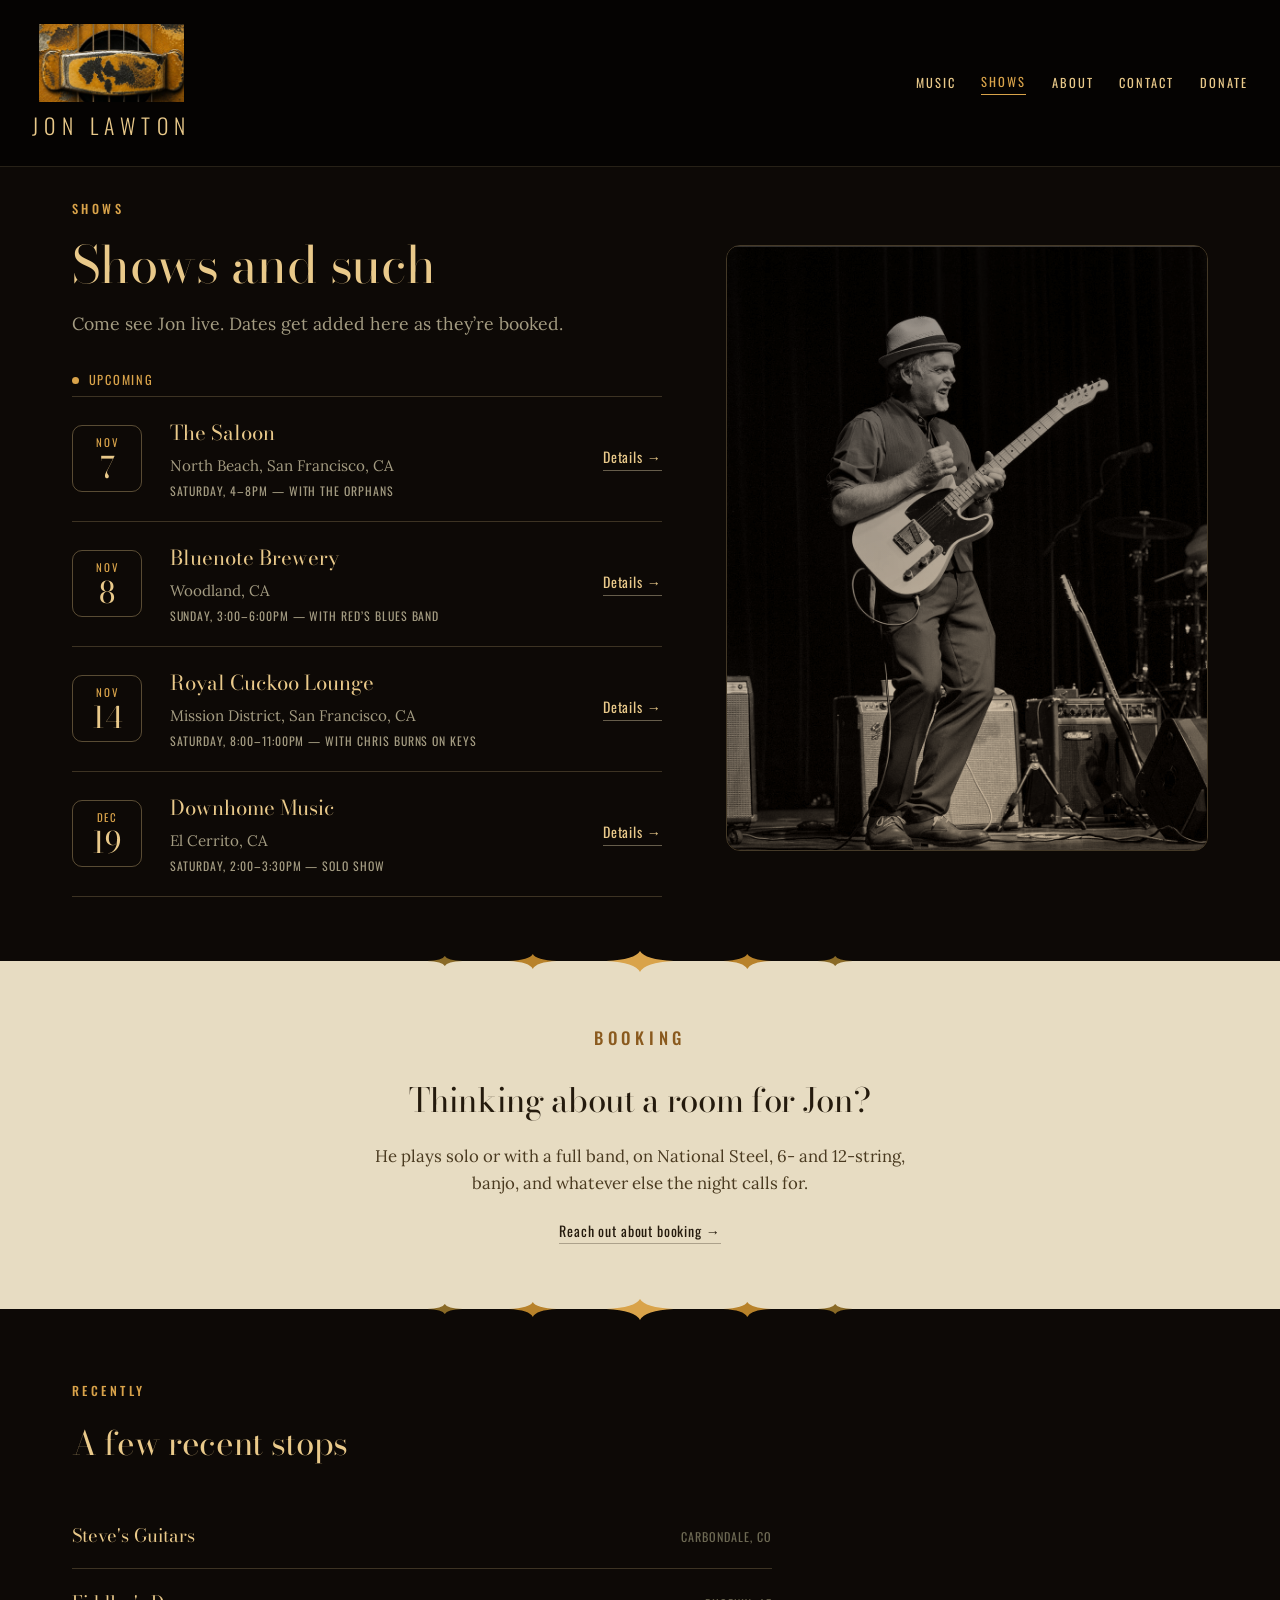
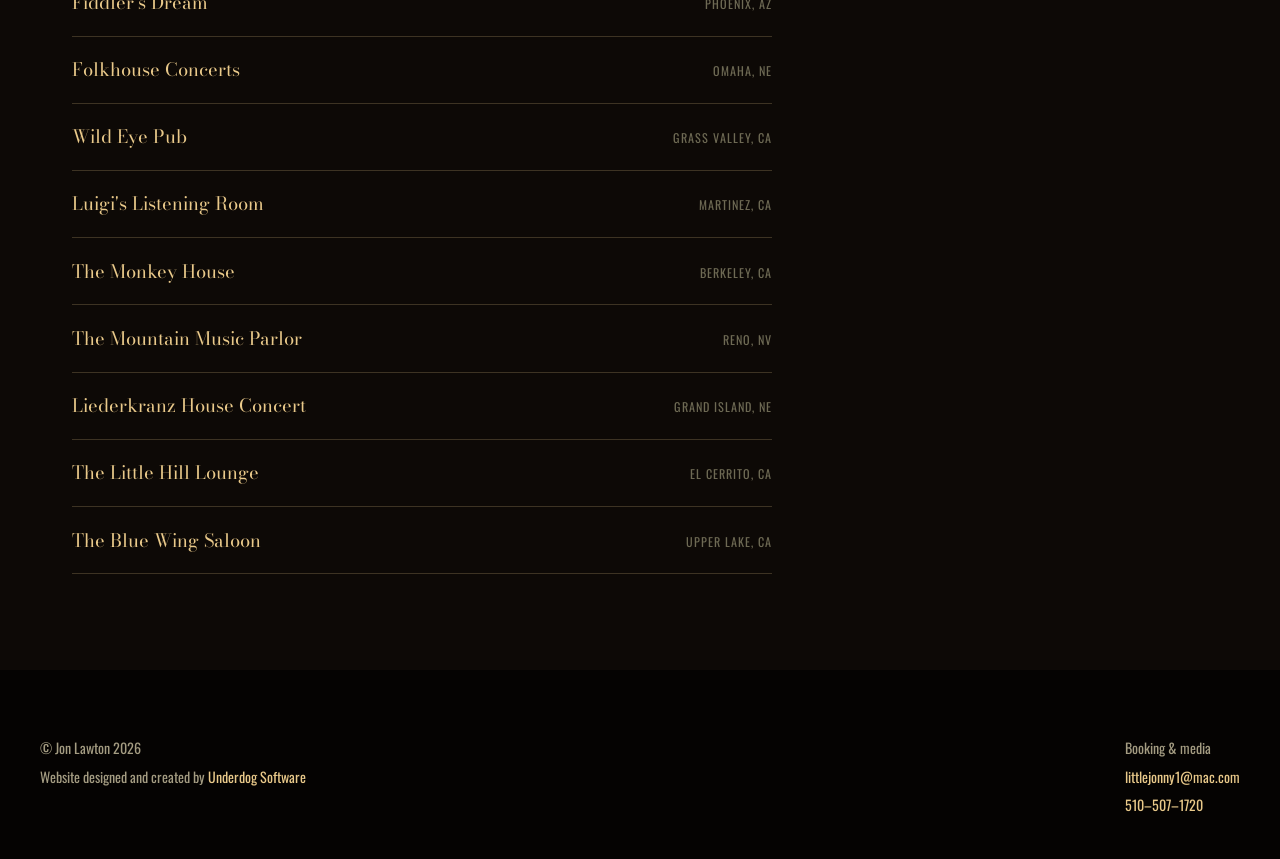
<file: shows.html>
<!DOCTYPE html>
<html lang="en" data-font="editorial" data-palette="weathered" data-video="right" data-name-position="below" data-hero-accent="color bold" data-seam-shape="elongated" data-seam-color="gold">
<head>
<meta charset="UTF-8">
<script>
  document.documentElement.classList.add('js-fade');
  window.addEventListener('pagereveal', function (e) {
    if (e.viewTransition) document.documentElement.classList.add('is-ready');
  });
</script>
<meta name="viewport" content="width=device-width, initial-scale=1.0">
<title>Shows — Jon Lawton</title>
<meta name="description" content="Upcoming Bay Area dates and recent stops. Solo or with a band, on National Steel, 6- and 12-string, and banjo.">
<link rel="canonical" href="https://jonlawton.net/shows">
<meta property="og:title" content="Shows — Jon Lawton">
<meta property="og:description" content="Upcoming Bay Area dates and recent stops. Solo or with a band, on National Steel, 6- and 12-string, and banjo.">
<meta property="og:url" content="https://jonlawton.net/shows">
<meta property="og:type" content="website">
<meta property="og:image" content="https://jonlawton.net/images/jon_lawton_on_stage.jpg">
<meta name="twitter:card" content="summary_large_image">
<meta name="twitter:title" content="Shows — Jon Lawton">
<meta name="twitter:description" content="Upcoming Bay Area dates and recent stops. Solo or with a band, on National Steel, 6- and 12-string, and banjo.">
<meta name="twitter:image" content="https://jonlawton.net/images/jon_lawton_on_stage.jpg">
<script type="application/ld+json">
{
  "@context": "https://schema.org",
  "@graph": [
    {
      "@type": "MusicEvent",
      "name": "Jon Lawton at Niles Farmers Market",
      "startDate": "2026-10-04T09:00:00-07:00",
      "endDate": "2026-10-04T13:00:00-07:00",
      "eventStatus": "https://schema.org/EventScheduled",
      "eventAttendanceMode": "https://schema.org/OfflineEventAttendanceMode",
      "url": "https://jonlawton.net/shows",
      "location": {
        "@type": "Place",
        "name": "Niles Farmers Market",
        "address": "Old Town Niles, CA",
        "url": "https://nilesfarmersmarket.org/"
      },
      "performer": { "@type": "Person", "name": "Jon Lawton" }
    },
    {
      "@type": "MusicEvent",
      "name": "Jon Lawton at Luigi's Listening Room",
      "startDate": "2026-10-14T18:00:00-07:00",
      "eventStatus": "https://schema.org/EventScheduled",
      "eventAttendanceMode": "https://schema.org/OfflineEventAttendanceMode",
      "url": "https://jonlawton.net/shows",
      "location": {
        "@type": "Place",
        "name": "Luigi's Listening Room",
        "address": "Martinez, CA",
        "url": "https://luigismartinezmusic.weebly.com/"
      },
      "performer": { "@type": "Person", "name": "Jon Lawton" }
    },
    {
      "@type": "MusicEvent",
      "name": "Jon Lawton with Red's Blues Band at Bluenote Brewery",
      "startDate": "2026-11-08T15:00:00-08:00",
      "endDate": "2026-11-08T18:00:00-08:00",
      "eventStatus": "https://schema.org/EventScheduled",
      "eventAttendanceMode": "https://schema.org/OfflineEventAttendanceMode",
      "url": "https://bluenotebrewingcompany.com",
      "location": {
        "@type": "Place",
        "name": "Bluenote Brewery",
        "address": "Woodland, CA",
        "url": "https://bluenotebrewingcompany.com"
      },
      "performer": { "@type": "Person", "name": "Jon Lawton" }
    },
    {
      "@type": "MusicEvent",
      "name": "Jon Lawton at Downhome Music",
      "startDate": "2026-12-19T14:00:00-08:00",
      "endDate": "2026-12-19T15:30:00-08:00",
      "eventStatus": "https://schema.org/EventScheduled",
      "eventAttendanceMode": "https://schema.org/OfflineEventAttendanceMode",
      "url": "https://jonlawton.net/shows",
      "location": {
        "@type": "Place",
        "name": "Downhome Music",
        "address": "El Cerrito, CA",
        "url": "https://www.downhomemusic.com"
      },
      "performer": { "@type": "Person", "name": "Jon Lawton" }
    }
  ]
}
</script>
<link rel="icon" type="image/png" href="favicon.png">
<link rel="apple-touch-icon" href="apple-touch-icon.png">
<link rel="preconnect" href="https://fonts.googleapis.com">
<link rel="preconnect" href="https://fonts.gstatic.com" crossorigin>
<link href="https://fonts.googleapis.com/css2?family=Bodoni+Moda:ital,wght@0,400;0,500;1,400&family=Oswald:wght@400;500;600&family=Lora:ital,wght@0,400;0,500;1,400&display=swap" rel="stylesheet">
<style>
  :root {
    --radius-card: 14px;
    --radius-btn: 999px;
  }
  html[data-font="editorial"] { --font-display:'Bodoni Moda',serif; --font-utility:'Oswald',sans-serif; --font-body:'Lora',Georgia,serif; }
  html[data-palette="weathered"] {
    --bg:#0d0906; --bg-deep:#050302; --footer-bg:#050302;
    --accent:#b8822a; --accent-bright:#d9a34a; --accent-pale:#e9c98a;
    --text-heading:#e9c98a; --text-body:#a49c82;
    --surface-a:#e7dcc2; --surface-a-ink:#241a0d; --surface-a-ink-muted:#4a3a20;
    --surface-b:#e7dcc2; --surface-b-ink:#241a0d; --surface-b-ink-muted:#4a3a20;
    --muted:#6e6a54;
  }

  * { box-sizing: border-box; }
  html { scroll-behavior: smooth; }
  body {
    margin: 0;
    background: var(--bg);
    color: var(--text-body);
    font-family: var(--font-body);
    line-height: 1.6;
    -webkit-font-smoothing: antialiased;
  }
  a { color: inherit; }
  :focus-visible { outline: 2px solid var(--accent-bright); outline-offset: 3px; }

  .eyebrow {
    font-family: var(--font-utility);
    font-weight: 500;
    font-size: 0.78rem;
    letter-spacing: 0.28em;
    text-transform: uppercase;
    color: var(--accent-bright);
    margin: 0 0 1rem;
  }
  .display { font-family: var(--font-display); font-weight: 400; letter-spacing: -0.01em; }

  .controls-bar {
    position: sticky;
    top: 0;
    z-index: 20;
    background: var(--footer-bg);
    display: flex;
    flex-wrap: wrap;
    align-items: center;
    justify-content: space-between;
    gap: 1.2rem;
    padding: 1.5rem 2rem;
    border-bottom: 1px solid rgba(233,201,138,0.15);
  }
  .brand {
    position: relative;
    display: flex;
    align-items: center;
    gap: 0.9rem;
    text-decoration: none;
  }
  html[data-name-position="below"] .brand {
    flex-direction: column;
    align-items: center;
    gap: 0.35rem;
  }
  .brand-mark {
    height: 78px;
    width: 145px;
    object-fit: cover;
    object-position: center;
    display: block;
    flex-shrink: 0;
  }
  .wordmark {
    font-family: var(--font-utility);
    font-weight: 300;
    letter-spacing: 0.3em;
    text-transform: uppercase;
    font-size: 0.95rem;
    color: var(--text-heading);
  }
  .brand .wordmark {
    font-size: 1.35rem;
    white-space: nowrap;
  }
  .site-nav {
    display: flex;
    flex-wrap: wrap;
    align-items: center;
    justify-content: flex-end;
    gap: 1.6rem;
  }
  .site-nav a {
    font-family: var(--font-utility);
    font-weight: 400;
    font-size: 0.78rem;
    letter-spacing: 0.16em;
    text-transform: uppercase;
    text-decoration: none;
    color: var(--text-heading);
  }
  .site-nav a:hover { color: var(--accent-bright); }
  .site-nav a[aria-current="page"] {
    color: var(--accent-bright);
    border-bottom: 1px solid var(--accent-bright);
    padding-bottom: 2px;
  }

  .link-quiet {
    font-family: var(--font-utility);
    font-weight: 400;
    font-size: 0.88rem;
    letter-spacing: 0.06em;
    text-decoration: none;
    color: var(--text-heading);
    border-bottom: 1px solid rgba(236, 220, 178, 0.4);
    padding-bottom: 2px;
    transition: border-color 0.2s ease;
  }
  .link-quiet:hover { border-color: var(--accent-bright); }

  .page-header { max-width: 1200px; margin: 0 auto; padding: 2rem 2rem 0; }
  .page-header .split { display: grid; grid-template-columns: 1.1fr 0.9fr; gap: 4rem; align-items: center; padding-bottom: 4rem; }
  .page-header h1 { font-size: clamp(2.2rem, 4vw, 3.4rem); line-height: 1.15; color: var(--text-heading); margin: 0 0 1rem; }
  .page-header p.lede { font-size: 1.1rem; max-width: 46ch; color: var(--text-body); margin: 0 0 2rem; }
  .page-header .media {
    position: relative; border-radius: var(--radius-card); overflow: hidden;
    border: 1px solid rgba(233,201,138,0.25);
  }
  .page-header .media img {
    width: 100%; display: block; filter: grayscale(1) contrast(1.05); mix-blend-mode: luminosity;
  }
  .page-header .media::after {
    content: ""; position: absolute; inset: 0;
    background: linear-gradient(160deg, rgba(13,9,6,0.5), rgba(184,130,42,0.35));
    mix-blend-mode: multiply;
  }

  .status {
    font-family: var(--font-utility); font-size: 0.78rem; letter-spacing: 0.14em;
    text-transform: uppercase; color: var(--accent-bright); margin-bottom: 0.35rem;
    display: flex; align-items: center; gap: 0.6rem;
  }
  .status .dot { width: 7px; height: 7px; border-radius: 50%; background: var(--accent-bright); }
  .upcoming-list {
    list-style: none; margin: 0; padding: 0; max-width: 740px;
  }
  .upcoming-item {
    display: grid; grid-template-columns: 4.6rem 1fr auto;
    gap: 0.35rem 1.5rem; align-items: center;
    padding: 1.25rem 0;
    border-bottom: 1.5px solid rgba(233,201,138,0.22);
  }
  .upcoming-item:first-child { border-top: 1.5px solid rgba(233,201,138,0.22); }
  .upcoming-date {
    display: flex; flex-direction: column; align-items: center; justify-content: center;
    width: 4.4rem;
    border: 1px solid rgba(233,201,138,0.35); border-radius: 10px;
    padding: 0.65rem 0.3rem 0.55rem;
    color: var(--accent-bright); line-height: 1;
  }
  .upcoming-date .month {
    font-family: var(--font-utility); font-size: 0.68rem; letter-spacing: 0.16em;
    text-transform: uppercase; margin-bottom: 0.32rem;
  }
  .upcoming-date .day {
    font-family: var(--font-display); font-size: 1.85rem; color: var(--text-heading);
  }
  .upcoming-body h3 {
    font-family: var(--font-display); font-weight: 400; font-size: 1.28rem;
    color: var(--text-heading); margin: 0 0 0.28rem;
  }
  .upcoming-body p { margin: 0; font-size: 0.95rem; color: var(--text-body); }
  .upcoming-body .upcoming-when {
    font-family: var(--font-utility); font-size: 0.74rem; letter-spacing: 0.08em;
    text-transform: uppercase; color: var(--text-body); margin-top: 0.22rem;
    white-space: nowrap;
  }
  .upcoming-item .link-quiet { white-space: nowrap; }

  html[data-seam-color="gold"] {
    --seam-bright: #d9a34a;
    --seam-mid: #b8822a;
    --seam-dark: #8a6a26;
  }
  .section-seam {
    position: relative;
    height: 0;
    z-index: 4;
    pointer-events: none;
  }
  .section-seam svg {
    position: absolute;
    left: 0;
    right: 0;
    width: 100%;
    overflow: visible;
  }

  .booking-band { background: var(--surface-a); color: var(--surface-a-ink); padding: 4rem 2rem; text-align: center; }
  .booking-band-inner { max-width: 700px; margin: 0 auto; }
  .booking-band .eyebrow { color: #8a5a1e; }
  .booking-band h2 { color: var(--surface-a-ink); margin: 0 0 1rem; font-size: clamp(1.6rem, 2.6vw, 2.2rem); }
  .booking-band p { color: var(--surface-a-ink-muted); max-width: 56ch; margin: 0 auto 1.4rem; font-size: 1.05rem; }
  .booking-band .link-quiet { color: var(--surface-a-ink); border-color: rgba(36,26,13,0.3); }
  .booking-band .link-quiet:hover { border-color: #8a5a1e; }

  .section { max-width: 1200px; margin: 0 auto; padding: 4.5rem 2rem 6rem; }
  .section h2 { font-size: clamp(1.6rem, 2.6vw, 2.1rem); margin: 0 0 1.6rem; color: var(--text-heading); }

  .shows-list { max-width: 700px; margin-top: 2rem; }
  .shows-list-item {
    display: flex; justify-content: space-between; align-items: baseline; flex-wrap: wrap; gap: 0.4rem 1rem;
    padding: 1.15rem 0; border-bottom: 1.5px solid rgba(233,201,138,0.22);
  }
  .shows-list-item .venue {
    font-family: var(--font-display); font-size: 1.15rem; color: var(--text-heading);
    text-decoration: none;
  }
  .shows-list-item a.venue:hover { color: var(--accent-bright); }
  .shows-list-item .city {
    font-family: var(--font-utility); font-size: 0.76rem; letter-spacing: 0.08em;
    text-transform: uppercase; color: var(--muted);
  }

  footer { background: var(--footer-bg); padding: 4rem 2rem 2.5rem; }
  .footer-inner { max-width: 1200px; margin: 0 auto; display: flex; justify-content: space-between; align-items: flex-start; flex-wrap: wrap; gap: 2.5rem; }
  .footer-brand, .footer-contact { font-family: var(--font-utility); font-size: 0.88rem; color: var(--text-body); line-height: 2; }
  .footer-brand a, .footer-contact a { text-decoration: none; color: var(--text-heading); }
  .footer-brand a:hover, .footer-contact a:hover { color: var(--accent-bright); }

  @media (max-width: 900px) {
    .page-header .split { grid-template-columns: 1fr; padding-bottom: 3rem; }
    .controls-bar { padding: 1.1rem 1.2rem; }
    .brand-mark { height: 58px; width: 108px; }
    .site-nav { gap: 1rem 1.2rem; }
    .page-header, .section { padding-left: 1.4rem; padding-right: 1.4rem; }
  }
  @media (max-width: 600px) {
    .upcoming-item { grid-template-columns: 4rem 1fr; }
    .upcoming-item .link-quiet { grid-column: 2; justify-self: start; }
  }
  html { background: var(--bg); }
  @view-transition { navigation: auto; }
  @media (prefers-reduced-motion: no-preference) {
    html.js-fade body { opacity: 0; }
    html.js-fade.is-ready body { opacity: 1; transition: opacity 0.55s ease; }
    html.js-fade img { opacity: 0; transition: opacity 0.55s ease; }
    html.js-fade img.is-loaded { opacity: 1; }
    ::view-transition-old(root),
    ::view-transition-new(root) { animation-duration: 0.45s; }
  }
  @media (prefers-reduced-motion: reduce) {
    html { scroll-behavior: auto; }
    * { transition: none !important; }
    ::view-transition-group(*),
    ::view-transition-old(*),
    ::view-transition-new(*) { animation: none !important; }
  }
</style>
<link rel="stylesheet" href="donate.css">
</head>
<body>

  <header class="controls-bar">
    <a class="brand" href="index.html">
      <img class="brand-mark" src="[data-uri]" alt="Jon Lawton logo mark, a National Steel guitar coverplate">
      <span class="wordmark brand-name">Jon Lawton</span>
    </a>
    <nav class="site-nav" aria-label="Primary">
      <a href="music.html">Music</a>
      <a href="shows.html" aria-current="page">Shows</a>
      <a href="about.html">About</a>
      <a href="contact.html">Contact</a>
      <a href="#donate" data-donate-open>Donate</a>
    </nav>
  </header>

  <section class="page-header">
    <div class="split">
      <div>
        <p class="eyebrow">Shows</p>
        <h1 class="display">Shows and such</h1>
        <p class="lede">Come see Jon live. Dates get added here as they&rsquo;re booked.</p>
        <div class="status"><span class="dot"></span>Upcoming</div>
        <ol class="upcoming-list" id="upcoming">
          <li class="upcoming-item">
            <time class="upcoming-date" datetime="2026-11-07">
              <span class="month">Nov</span>
              <span class="day">7</span>
            </time>
            <div class="upcoming-body">
              <h3>The Saloon</h3>
              <p>North Beach, San Francisco, CA</p>
              <p class="upcoming-when">Saturday, 4&ndash;8pm &mdash; with the Orphans</p>
            </div>
            <a class="link-quiet" href="https://thesaloonsf.com" target="_blank" rel="noopener noreferrer">Details &rarr;</a>
          </li>
          <li class="upcoming-item">
            <time class="upcoming-date" datetime="2026-11-08">
              <span class="month">Nov</span>
              <span class="day">8</span>
            </time>
            <div class="upcoming-body">
              <h3>Bluenote Brewery</h3>
              <p>Woodland, CA</p>
              <p class="upcoming-when">Sunday, 3:00&ndash;6:00pm &mdash; with Red&rsquo;s Blues Band</p>
            </div>
            <a class="link-quiet" href="https://bluenotebrewingcompany.com" target="_blank" rel="noopener noreferrer">Details &rarr;</a>
          </li>
          <li class="upcoming-item">
            <time class="upcoming-date" datetime="2026-11-14">
              <span class="month">Nov</span>
              <span class="day">14</span>
            </time>
            <div class="upcoming-body">
              <h3>Royal Cuckoo Lounge</h3>
              <p>Mission District, San Francisco, CA</p>
              <p class="upcoming-when">Saturday, 8:00&ndash;11:00pm &mdash; with Chris Burns on keys</p>
            </div>
            <a class="link-quiet" href="https://www.facebook.com/profile.php?id=100063561341609" target="_blank" rel="noopener noreferrer">Details &rarr;</a>
          </li>
          <li class="upcoming-item">
            <time class="upcoming-date" datetime="2026-12-19">
              <span class="month">Dec</span>
              <span class="day">19</span>
            </time>
            <div class="upcoming-body">
              <h3>Downhome Music</h3>
              <p>El Cerrito, CA</p>
              <p class="upcoming-when">Saturday, 2:00&ndash;3:30pm &mdash; solo show</p>
            </div>
            <a class="link-quiet" href="https://www.downhomemusic.com" target="_blank" rel="noopener noreferrer">Details &rarr;</a>
          </li>
        </ol>
      </div>
      <div class="media">
        <img src="images/jon_lawton_on_stage.jpg" alt="Jon Lawton performing live on electric guitar" loading="lazy">
      </div>
    </div>
  </section>

  <div class="section-seam" aria-hidden="true"></div>
  <section class="booking-band">
    <div class="booking-band-inner">
      <p class="eyebrow">Booking</p>
      <h2 class="display">Thinking about a room for Jon?</h2>
      <p>He plays solo or with a full band, on National Steel, 6- and 12-string, banjo, and whatever else the night calls for.</p>
      <a class="link-quiet" href="contact.html">Reach out about booking &rarr;</a>
    </div>
  </section>
  <div class="section-seam" aria-hidden="true"></div>

  <section class="section" id="recent">
    <p class="eyebrow">Recently</p>
    <h2 class="display">A few recent stops</h2>
    <div class="shows-list">
      <div class="shows-list-item">
        <a class="venue" href="https://www.stevesguitars.net/" target="_blank" rel="noopener noreferrer">Steve's Guitars</a>
        <span class="city">Carbondale, CO</span>
      </div>
      <div class="shows-list-item">
        <a class="venue" href="https://fiddlersdream.org/" target="_blank" rel="noopener noreferrer">Fiddler's Dream</a>
        <span class="city">Phoenix, AZ</span>
      </div>
      <div class="shows-list-item">
        <a class="venue" href="https://joslyncastle.com/events/special-events/folkhouse-at-the-castle/" target="_blank" rel="noopener noreferrer">Folkhouse Concerts</a>
        <span class="city">Omaha, NE</span>
      </div>
      <div class="shows-list-item">
        <a class="venue" href="https://www.wildeyepub.com/" target="_blank" rel="noopener noreferrer">Wild Eye Pub</a>
        <span class="city">Grass Valley, CA</span>
      </div>
      <div class="shows-list-item">
        <a class="venue" href="https://luigismartinezmusic.weebly.com/" target="_blank" rel="noopener noreferrer">Luigi's Listening Room</a>
        <span class="city">Martinez, CA</span>
      </div>
      <div class="shows-list-item">
        <a class="venue" href="https://www.themonkeyhouse.org/" target="_blank" rel="noopener noreferrer">The Monkey House</a>
        <span class="city">Berkeley, CA</span>
      </div>
      <div class="shows-list-item">
        <a class="venue" href="https://mountainmusicparlor.com/" target="_blank" rel="noopener noreferrer">The Mountain Music Parlor</a>
        <span class="city">Reno, NV</span>
      </div>
      <div class="shows-list-item">
        <a class="venue" href="https://giliederkranz.org/" target="_blank" rel="noopener noreferrer">Liederkranz House Concert</a>
        <span class="city">Grand Island, NE</span>
      </div>
      <div class="shows-list-item">
        <a class="venue" href="https://littlehillelcerrito.com/" target="_blank" rel="noopener noreferrer">The Little Hill Lounge</a>
        <span class="city">El Cerrito, CA</span>
      </div>
      <div class="shows-list-item">
        <a class="venue" href="https://www.theserenite.com/tallman-hotel/blue-wing-restaurant-saloon.html" target="_blank" rel="noopener noreferrer">The Blue Wing Saloon</a>
        <span class="city">Upper Lake, CA</span>
      </div>
    </div>
  </section>

  <footer>
    <div class="footer-inner">
      <div class="footer-brand">
        &copy; Jon Lawton 2026<br>
        Website designed and created by <a href="https://underdogsoftware.xyz" target="_blank" rel="noopener noreferrer">Underdog Software</a>
      </div>
      <div class="footer-contact">
        Booking &amp; media<br>
        <a href="mailto:littlejonny1@mac.com">littlejonny1@mac.com</a><br>
        <a href="tel:5105071720">510&ndash;507&ndash;1720</a>
      </div>
    </div>
  </footer>

  <script>
    (function () {
      var htmlEl = document.documentElement;
      function revealPage() { htmlEl.classList.add('is-ready'); }
      function markImgLoaded(img) { img.classList.add('is-loaded'); }
      document.querySelectorAll('img').forEach(function (img) {
        if (img.complete && img.naturalWidth) markImgLoaded(img);
        else {
          img.addEventListener('load', function () { markImgLoaded(img); });
          img.addEventListener('error', function () { markImgLoaded(img); });
        }
      });
      window.addEventListener('pagereveal', function (e) {
        if (e.viewTransition) revealPage();
      });
      if (document.readyState === 'loading') {
        document.addEventListener('DOMContentLoaded', function () { requestAnimationFrame(revealPage); });
      } else {
        requestAnimationFrame(revealPage);
      }

      var shapes = {
        elongated: '<svg viewBox="0 0 800 64" preserveAspectRatio="none" style="top:-32px;height:64px;"><defs><linearGradient id="__ID__" x1="0" y1="0" x2="1" y2="0"><stop offset="0%" stop-color="var(--seam-mid)" stop-opacity="0"/><stop offset="18%" stop-color="var(--seam-mid)" stop-opacity="1"/><stop offset="82%" stop-color="var(--seam-mid)" stop-opacity="1"/><stop offset="100%" stop-color="var(--seam-mid)" stop-opacity="0"/></linearGradient></defs><line x1="0" y1="32" x2="800" y2="32" stroke="url(#__ID__)" stroke-width="1"/><path d="M400,22 Q403,30.5 421,32 Q403,33.5 400,43 Q397,33.5 379,32 Q397,30.5 400,22 Z" fill="var(--seam-bright)"/><path d="M333,25 Q335,31 348,32 Q335,33 333,40 Q331,33 318,32 Q331,31 333,25 Z" fill="var(--seam-mid)"/><path d="M467,25 Q469,31 482,32 Q469,33 467,40 Q465,33 452,32 Q465,31 467,25 Z" fill="var(--seam-mid)"/><path d="M278,27 Q279.5,31.5 289,32 Q279.5,32.5 278,37 Q276.5,32.5 267,32 Q276.5,31.5 278,27 Z" fill="var(--seam-dark)"/><path d="M522,27 Q523.5,31.5 533,32 Q523.5,32.5 522,37 Q520.5,32.5 511,32 Q520.5,31.5 522,27 Z" fill="var(--seam-dark)"/></svg>'
      };
      document.querySelectorAll('.section-seam').forEach(function (el, i) {
        el.innerHTML = shapes.elongated.replace(/__ID__/g, 'seamFade' + i);
      });
    })();
  </script>
  <script src="donate.js"></script>

</body>
</html>
</file>
<file: donate.css>
.donate-modal {
  position: fixed;
  inset: 0;
  z-index: 80;
  display: flex;
  align-items: center;
  justify-content: center;
  padding: 1.4rem;
}
.donate-modal[hidden] { display: none; }
.donate-backdrop {
  position: absolute;
  inset: 0;
  background: rgba(5, 3, 2, 0.78);
}
.donate-dialog {
  position: relative;
  z-index: 1;
  width: min(26rem, 100%);
  background: var(--bg, #0d0906);
  color: var(--text-body, #a49c82);
  border: 1px solid rgba(233, 201, 138, 0.28);
  border-radius: 14px;
  padding: 2.1rem 1.8rem 1.8rem;
  box-shadow: 0 24px 60px rgba(0, 0, 0, 0.45);
}
.donate-close {
  position: absolute;
  top: 0.7rem;
  right: 0.75rem;
  background: none;
  border: 0;
  color: var(--text-heading, #e9c98a);
  font-family: var(--font-utility, Oswald, sans-serif);
  font-size: 1.4rem;
  line-height: 1;
  cursor: pointer;
  padding: 0.25rem 0.45rem;
}
.donate-close:hover { color: var(--accent-bright, #d9a34a); }
.donate-dialog h2 {
  font-family: var(--font-display, "Bodoni Moda", serif);
  font-weight: 400;
  font-size: 1.7rem;
  color: var(--text-heading, #e9c98a);
  margin: 0 0 1.3rem;
  text-align: center;
}
.donate-toggle {
  display: flex;
  justify-content: center;
  gap: 0.6rem;
  margin-bottom: 1rem;
}
.donate-scan {
  margin: 0 0 0.85rem;
  text-align: center;
  font-size: 0.95rem;
  color: var(--text-body, #a49c82);
}
.donate-toggle button {
  font-family: var(--font-utility, Oswald, sans-serif);
  font-weight: 500;
  font-size: 0.76rem;
  letter-spacing: 0.08em;
  text-transform: uppercase;
  color: var(--text-heading, #e9c98a);
  background: transparent;
  border: 1px solid rgba(233, 201, 138, 0.4);
  border-radius: 999px;
  padding: 0.5rem 1.15rem;
  cursor: pointer;
}
.donate-toggle button[aria-pressed="true"],
.donate-toggle button:hover {
  border-color: var(--accent-bright, #d9a34a);
  color: var(--accent-bright, #d9a34a);
}
.donate-qr-wrap {
  display: flex;
  justify-content: center;
  align-items: center;
  overflow: hidden;
  width: min(16rem, 100%);
  aspect-ratio: 1;
  margin: 0 auto 1.15rem;
  background: #fff;
  border-radius: 12px;
  padding: 0.85rem;
}
.donate-qr-wrap img {
  display: block;
  width: 100%;
  height: 100%;
  object-fit: contain;
}
.donate-qr-wrap img[hidden] { display: none !important; }
html.js-fade .donate-qr-wrap img,
html.js-fade .donate-qr-wrap img.is-loaded {
  opacity: 1 !important;
}
.donate-direct {
  margin: 0;
  text-align: center;
  font-size: 0.95rem;
  color: var(--text-body, #a49c82);
}
.donate-direct a {
  color: var(--text-heading, #e9c98a);
  text-underline-offset: 3px;
}
.donate-direct a:hover { color: var(--accent-bright, #d9a34a); }
.donate-mobile-actions {
  display: none;
  flex-direction: column;
  gap: 0.75rem;
}
.donate-mobile-actions button {
  font-family: var(--font-utility, Oswald, sans-serif);
  font-weight: 500;
  font-size: 0.82rem;
  letter-spacing: 0.1em;
  text-transform: uppercase;
  color: var(--text-heading, #e9c98a);
  background: transparent;
  border: 1px solid rgba(233, 201, 138, 0.45);
  border-radius: 999px;
  padding: 0.85rem 1.2rem;
  cursor: pointer;
}
.donate-mobile-actions button:hover {
  border-color: var(--accent-bright, #d9a34a);
  color: var(--accent-bright, #d9a34a);
}

@media (max-width: 700px) {
  .donate-desktop { display: none; }
  .donate-mobile-actions { display: flex; }
}
html.donate-is-mobile .donate-desktop { display: none; }
html.donate-is-mobile .donate-mobile-actions { display: flex; }
</file>
